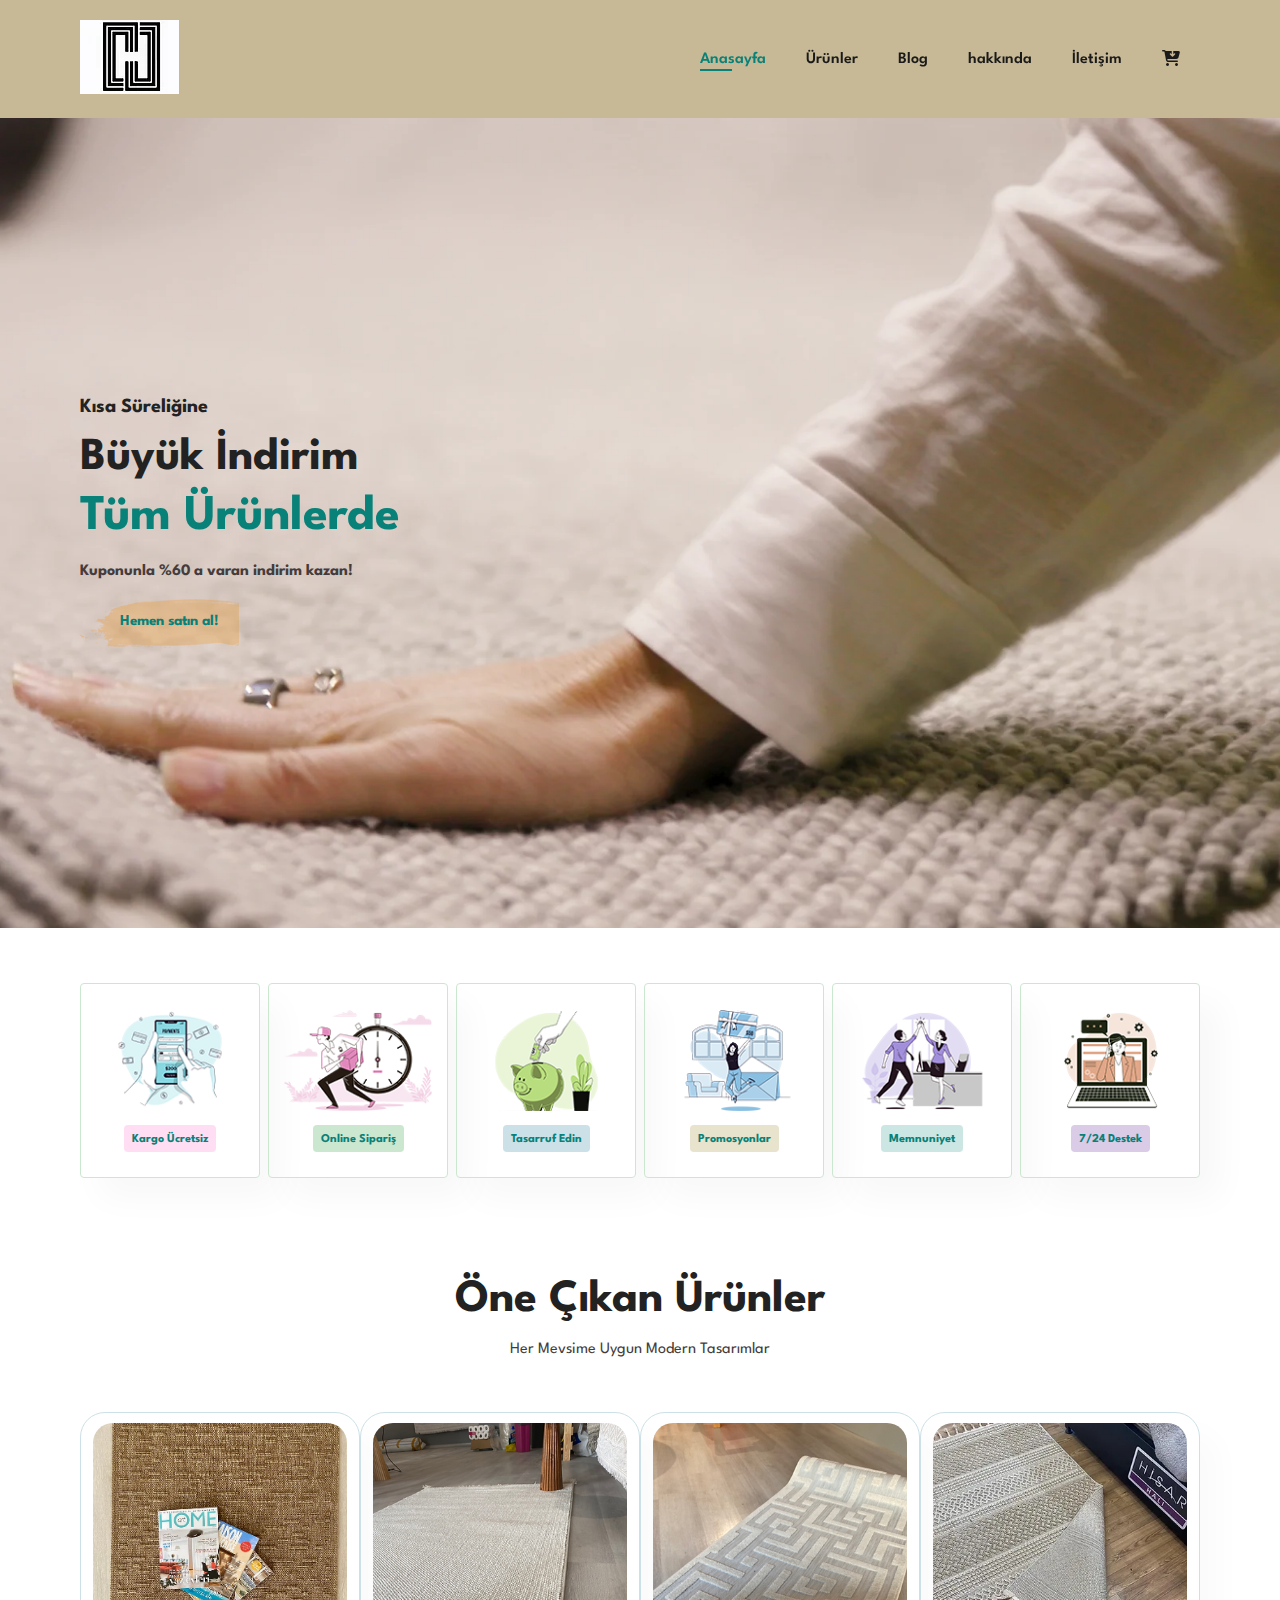
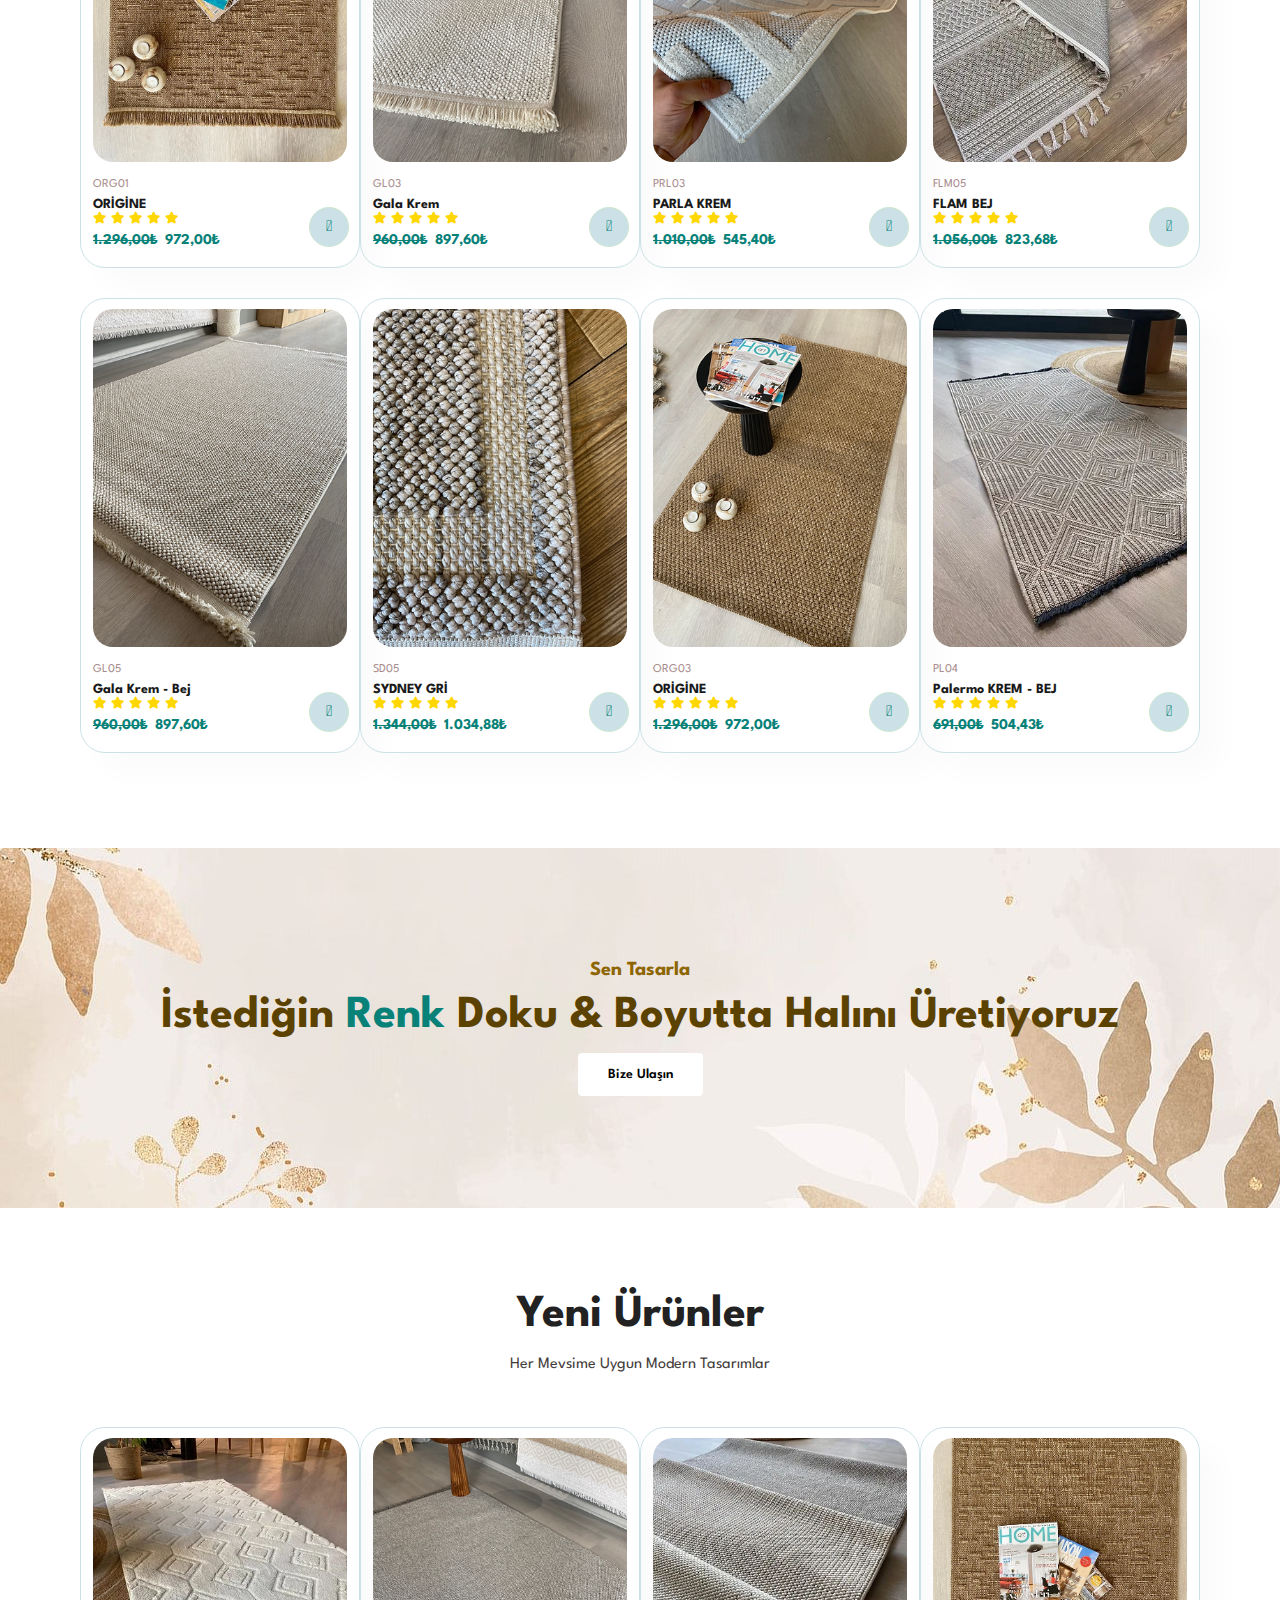
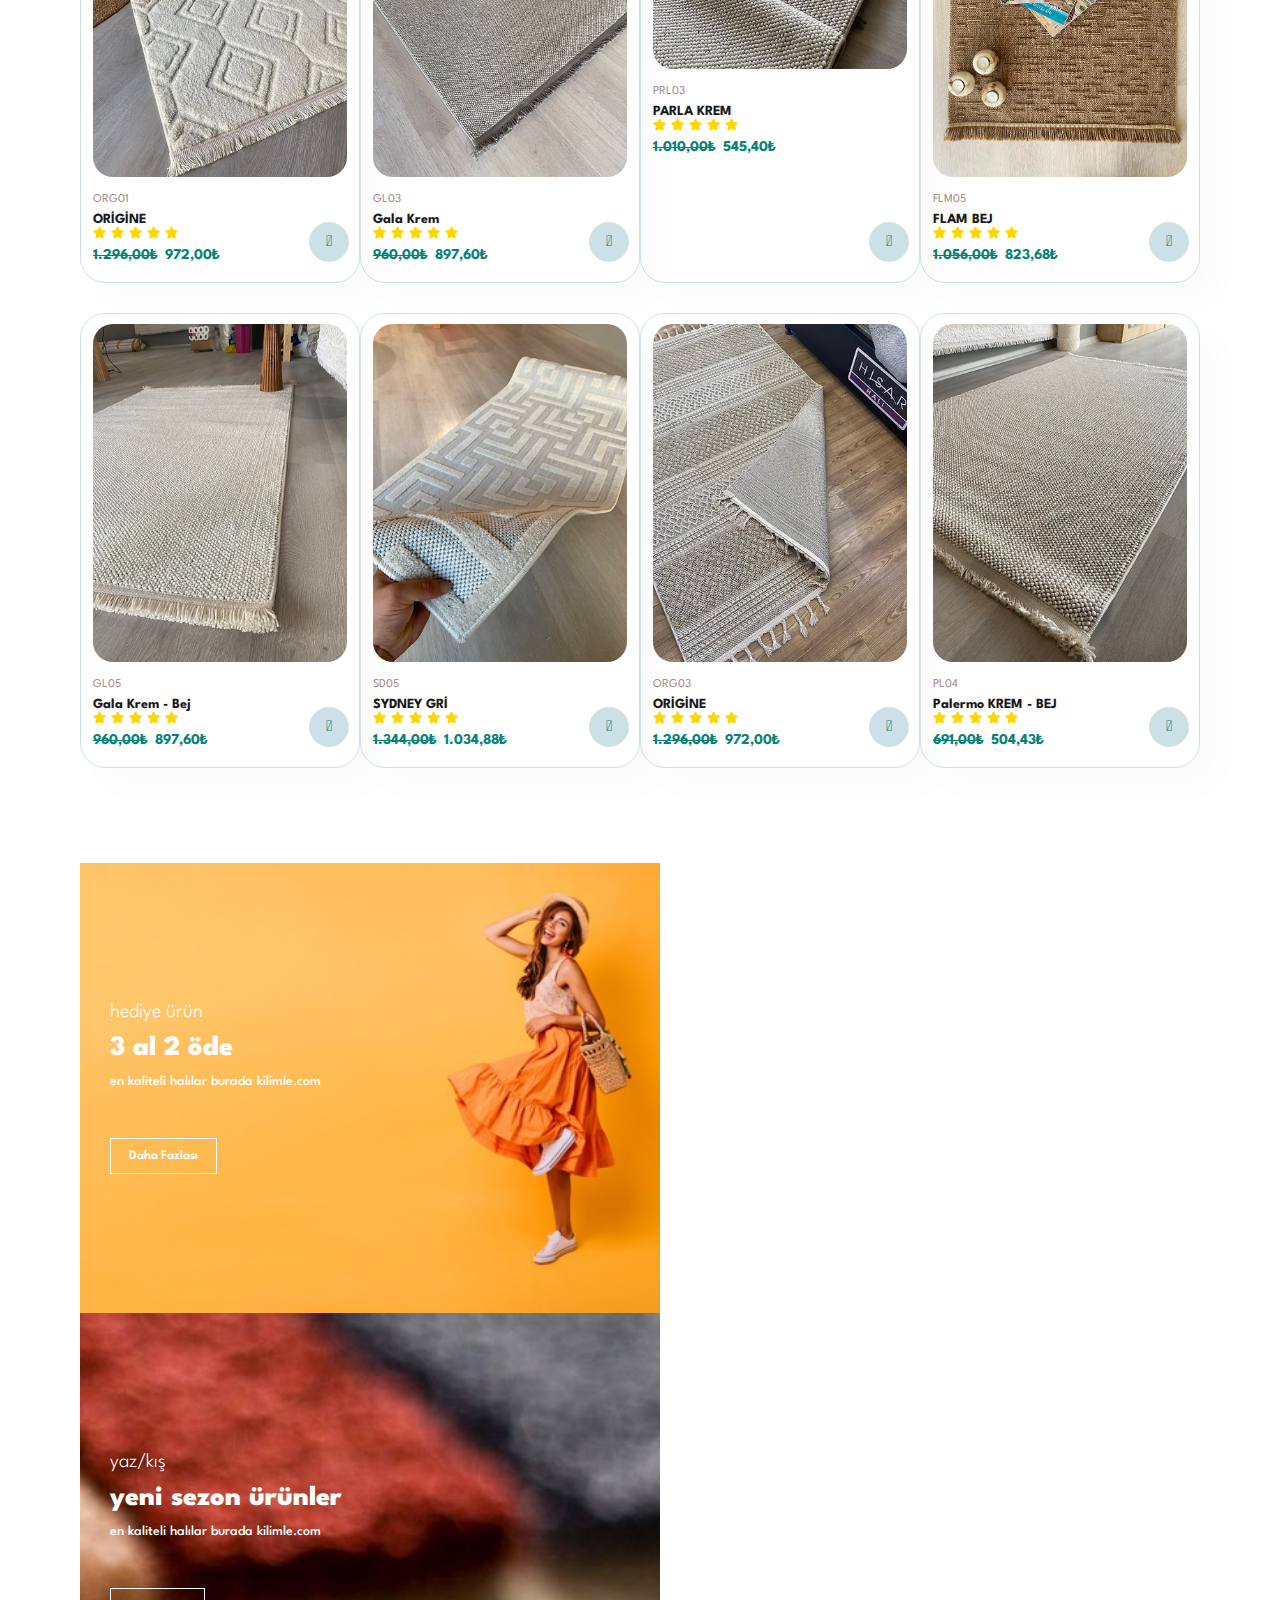
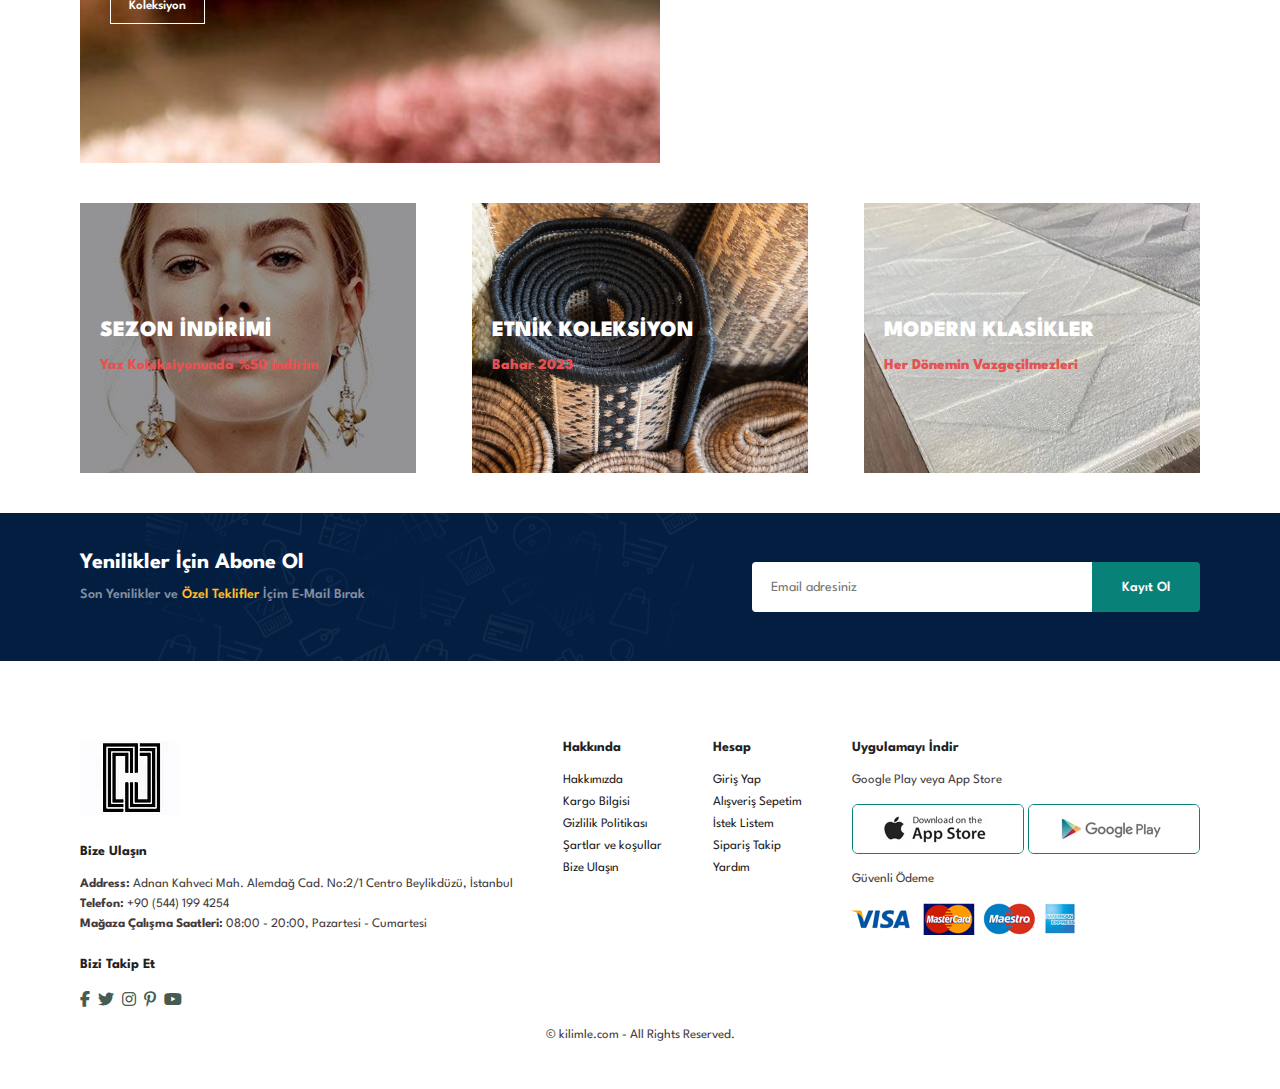
<file: index.html>
<!DOCTYPE html>
<html lang="en">

    <head>
        <meta charset="UTF-8">
        <meta http-equiv="X-UA-Compatible" content="IE=edge">
        <meta name="viewport" content="width=device-width, initial-scale=1.0">
        <title>Kilimle.com Website</title>
        <link rel="stylesheet" href="https://pro.fontawesome.com/releases/v5.10.0/css/all.css" />
        <link rel="stylesheet" href="https://cdnjs.cloudflare.com/ajax/libs/font-awesome/6.5.1/css/all.min.css"/>
        <link rel="stylesheet" href="style.css">
    </head>

    <body>

        <section id="header">
            <a href="#"><img src="img/logo.png" class="logo" alt=""></a>
            
            <div>
                <ul id="navbar">
                    <li><a class="active" href="index.html">Anasayfa</a></li>
                    <li><a href="shop.html">Ürünler</a></li>
                    <li><a href="blog.html">Blog</a></li>
                    <li><a href="about.html">hakkında</a></li>
                    <li><a href="contact.html">İletişim</a></li>
                    <li id="lg-bag"><a href="cart.html"><i class="fa fa-cart-arrow-down" aria-hidden="true"></i></a></li>
                    <a href="#" id="close"><i class="far fa-times"></i></a>

                </ul>
            </div>
            <div id="mobile">
                <a href="cart.html"><i class="fa fa-cart-arrow-down" aria-hidden="true"></i></a>
                <i id="bar" class="fas fa-outdent"></i>
            </div>
        </section>

        <section id="hero">
            <h4>Kısa Süreliğine</h4>
            <h2>Büyük İndirim</h2> 
            <h1>Tüm Ürünlerde</h1>
            <p><b>Kuponunla %60 a varan indirim kazan!</b></p>
            <button>Hemen satın al!</button>           
        </section>

        <section id="feature" class="section-p1">
            <div class="fe-box">
                <img src="img/features/f1.png" alt="">
                <h6>Kargo Ücretsiz</h6>
            </div>
            <div class="fe-box">
                <img src="img/features/f2.png" alt="">
                <h6>Online Sipariş</h6>
            </div>
            <div class="fe-box">
                <img src="img/features/f3.png" alt="">
                <h6>Tasarruf Edin</h6>
            </div>
            <div class="fe-box">
                <img src="img/features/f4.png" alt="">
                <h6>Promosyonlar</h6>
            </div>
            <div class="fe-box">
                <img src="img/features/f5.png" alt="">
                <h6>Memnuniyet</h6>
            </div>
            <div class="fe-box">
                <img src="img/features/f6.png" alt="">
                <h6>7/24 Destek</h6>
            </div>
            
        </section>

        <section id="product1" class="section-p1">
            <h2>Öne Çıkan Ürünler</h2>
            <p>Her Mevsime Uygun Modern Tasarımlar</p>
            <div class="pro-container">
                <div class="pro">
                    <img src="img/products/f1.jpg" alt="">
                    <div class="des">
                        <span>ORG01</span>
                        <h5>ORİGİNE</h5>
                        <div class="star">
                            <i class="fas fa-star"></i>
                            <i class="fas fa-star"></i>
                            <i class="fas fa-star"></i>
                            <i class="fas fa-star"></i>
                            <i class="fas fa-star"></i>
                        </div>
                        <h4><del>1.296,00₺</del>&nbsp 972,00₺</h4>
                    </div>
                    <a href="#"><i class="fal fa-shopping-cart cart"></i></a>
                </div>
                <div class="pro">
                    <img src="img/products/f2.jpg" alt="">
                    <div class="des">
                        <span>GL03</span>
                        <h5>Gala Krem</h5>
                        <div class="star">
                            <i class="fas fa-star"></i>
                            <i class="fas fa-star"></i>
                            <i class="fas fa-star"></i>
                            <i class="fas fa-star"></i>
                            <i class="fas fa-star"></i>
                        </div>
                        <h4><del>960,00₺</del>&nbsp 897,60₺</h4>
                    </div>
                    <a href="#"><i class="fal fa-shopping-cart cart"></i></a>
                </div>
                <div class="pro">
                    <img src="img/products/f3.jpg" alt="">
                    <div class="des">
                        <span>PRL03</span>
                        <h5>PARLA KREM</h5>
                        <div class="star">
                            <i class="fas fa-star"></i>
                            <i class="fas fa-star"></i>
                            <i class="fas fa-star"></i>
                            <i class="fas fa-star"></i>
                            <i class="fas fa-star"></i>
                        </div>
                        <h4><del>1.010,00₺</del>&nbsp 545,40₺</h4>
                    </div>
                    <a href="#"><i class="fal fa-shopping-cart cart"></i></a>
                </div>
                <div class="pro">
                    <img src="img/products/f4.jpg" alt="">
                    <div class="des">
                        <span>FLM05</span>
                        <h5>FLAM BEJ</h5>
                        <div class="star">
                            <i class="fas fa-star"></i>
                            <i class="fas fa-star"></i>
                            <i class="fas fa-star"></i>
                            <i class="fas fa-star"></i>
                            <i class="fas fa-star"></i>
                        </div>
                        <h4><del>1.056,00₺</del>&nbsp 823,68₺</h4>
                    </div>
                    <a href="#"><i class="fal fa-shopping-cart cart"></i></a>
                </div>
                <div class="pro">
                    <img src="img/products/f5.jpg" alt="">
                    <div class="des">
                        <span>GL05</span>
                        <h5>Gala Krem - Bej</h5>
                        <div class="star">
                            <i class="fas fa-star"></i>
                            <i class="fas fa-star"></i>
                            <i class="fas fa-star"></i>
                            <i class="fas fa-star"></i>
                            <i class="fas fa-star"></i>
                        </div>
                        <h4><del>960,00₺</del>&nbsp 897,60₺</h4>
                    </div>
                    <a href="#"><i class="fal fa-shopping-cart cart"></i></a>
                </div>
                <div class="pro">
                    <img src="img/products/f6.jpg" alt="">
                    <div class="des">
                        <span>SD05</span>
                        <h5>SYDNEY GRİ</h5>
                        <div class="star">
                            <i class="fas fa-star"></i>
                            <i class="fas fa-star"></i>
                            <i class="fas fa-star"></i>
                            <i class="fas fa-star"></i>
                            <i class="fas fa-star"></i>
                        </div>
                        <h4><del>1.344,00₺</del>&nbsp 1.034,88₺</h4>
                    </div>
                    <a href="#"><i class="fal fa-shopping-cart cart"></i></a>
                </div>
                <div class="pro">
                    <img src="img/products/f7.jpg" alt="">
                    <div class="des">
                        <span>ORG03</span>
                        <h5>ORİGİNE</h5>
                        <div class="star">
                            <i class="fas fa-star"></i>
                            <i class="fas fa-star"></i>
                            <i class="fas fa-star"></i>
                            <i class="fas fa-star"></i>
                            <i class="fas fa-star"></i>
                        </div>
                        <h4><del>1.296,00₺</del>&nbsp 972,00₺</h4>
                    </div>
                    <a href="#"><i class="fal fa-shopping-cart cart"></i></a>
                </div>
                <div class="pro">
                    <img src="img/products/f8.jpg" alt="">
                    <div class="des">
                        <span>PL04</span>
                        <h5>Palermo KREM - BEJ</h5>
                        <div class="star">
                            <i class="fas fa-star"></i>
                            <i class="fas fa-star"></i>
                            <i class="fas fa-star"></i>
                            <i class="fas fa-star"></i>
                            <i class="fas fa-star"></i>
                        </div>
                        <h4><del>691,00₺</del>&nbsp 504,43₺</h4>
                    </div>
                    <a href="#"><i class="fal fa-shopping-cart cart"></i></a>
                </div>

            </div>
        </section>

        <section id="banner" class="section-m1">
            <h4>Sen Tasarla</h4>
            <h2>İstediğin <span>Renk</span> Doku & Boyutta Halını Üretiyoruz</h2>
            <button class="normal">Bize Ulaşın</button>
        </section>

        <section id="product1" class="section-p1">
            <h2>Yeni Ürünler</h2>
            <p>Her Mevsime Uygun Modern Tasarımlar</p>
            <div class="pro-container">
                <div class="pro">
                    <img src="img/products/n1.jpg" alt="">
                    <div class="des">
                        <span>ORG01</span>
                        <h5>ORİGİNE</h5>
                        <div class="star">
                            <i class="fas fa-star"></i>
                            <i class="fas fa-star"></i>
                            <i class="fas fa-star"></i>
                            <i class="fas fa-star"></i>
                            <i class="fas fa-star"></i>
                        </div>
                        <h4><del>1.296,00₺</del>&nbsp 972,00₺</h4>
                    </div>
                    <a href="#"><i class="fal fa-shopping-cart cart"></i></a>
                </div>
                <div class="pro">
                    <img src="img/products/n2.jpg" alt="">
                    <div class="des">
                        <span>GL03</span>
                        <h5>Gala Krem</h5>
                        <div class="star">
                            <i class="fas fa-star"></i>
                            <i class="fas fa-star"></i>
                            <i class="fas fa-star"></i>
                            <i class="fas fa-star"></i>
                            <i class="fas fa-star"></i>
                        </div>
                        <h4><del>960,00₺</del>&nbsp 897,60₺</h4>
                    </div>
                    <a href="#"><i class="fal fa-shopping-cart cart"></i></a>
                </div>
                <div class="pro">
                    <img src="img/products/n3.jpg" alt="">
                    <div class="des">
                        <span>PRL03</span>
                        <h5>PARLA KREM</h5>
                        <div class="star">
                            <i class="fas fa-star"></i>
                            <i class="fas fa-star"></i>
                            <i class="fas fa-star"></i>
                            <i class="fas fa-star"></i>
                            <i class="fas fa-star"></i>
                        </div>
                        <h4><del>1.010,00₺</del>&nbsp 545,40₺</h4>
                    </div>
                    <a href="#"><i class="fal fa-shopping-cart cart"></i></a>
                </div>
                <div class="pro">
                    <img src="img/products/n4.jpg" alt="">
                    <div class="des">
                        <span>FLM05</span>
                        <h5>FLAM BEJ</h5>
                        <div class="star">
                            <i class="fas fa-star"></i>
                            <i class="fas fa-star"></i>
                            <i class="fas fa-star"></i>
                            <i class="fas fa-star"></i>
                            <i class="fas fa-star"></i>
                        </div>
                        <h4><del>1.056,00₺</del>&nbsp 823,68₺</h4>
                    </div>
                    <a href="#"><i class="fal fa-shopping-cart cart"></i></a>
                </div>
                <div class="pro">
                    <img src="img/products/n5.jpg" alt="">
                    <div class="des">
                        <span>GL05</span>
                        <h5>Gala Krem - Bej</h5>
                        <div class="star">
                            <i class="fas fa-star"></i>
                            <i class="fas fa-star"></i>
                            <i class="fas fa-star"></i>
                            <i class="fas fa-star"></i>
                            <i class="fas fa-star"></i>
                        </div>
                        <h4><del>960,00₺</del>&nbsp 897,60₺</h4>
                    </div>
                    <a href="#"><i class="fal fa-shopping-cart cart"></i></a>
                </div>
                <div class="pro">
                    <img src="img/products/n6.jpg" alt="">
                    <div class="des">
                        <span>SD05</span>
                        <h5>SYDNEY GRİ</h5>
                        <div class="star">
                            <i class="fas fa-star"></i>
                            <i class="fas fa-star"></i>
                            <i class="fas fa-star"></i>
                            <i class="fas fa-star"></i>
                            <i class="fas fa-star"></i>
                        </div>
                        <h4><del>1.344,00₺</del>&nbsp 1.034,88₺</h4>
                    </div>
                    <a href="#"><i class="fal fa-shopping-cart cart"></i></a>
                </div>
                <div class="pro">
                    <img src="img/products/n7.jpg" alt="">
                    <div class="des">
                        <span>ORG03</span>
                        <h5>ORİGİNE</h5>
                        <div class="star">
                            <i class="fas fa-star"></i>
                            <i class="fas fa-star"></i>
                            <i class="fas fa-star"></i>
                            <i class="fas fa-star"></i>
                            <i class="fas fa-star"></i>
                        </div>
                        <h4><del>1.296,00₺</del>&nbsp 972,00₺</h4>
                    </div>
                    <a href="#"><i class="fal fa-shopping-cart cart"></i></a>
                </div>
                <div class="pro">
                    <img src="img/products/n8.jpg" alt="">
                    <div class="des">
                        <span>PL04</span>
                        <h5>Palermo KREM - BEJ</h5>
                        <div class="star">
                            <i class="fas fa-star"></i>
                            <i class="fas fa-star"></i>
                            <i class="fas fa-star"></i>
                            <i class="fas fa-star"></i>
                            <i class="fas fa-star"></i>
                        </div>
                        <h4><del>691,00₺</del>&nbsp 504,43₺</h4>
                    </div>
                    <a href="#"><i class="fal fa-shopping-cart cart"></i></a>
                </div>

            </div>
        </section>

        <section id="sm-banner" class="section-p1">
            <div class="banner-box">
                <h4>hediye ürün</h4>
                <h2>3 al 2 öde</h2>
                <span>en kaliteli halılar burada kilimle.com</span>
                <button class="white">Daha Fazlası</button>
            </div>
            <div class="banner-box banner-box2">
                <h4>yaz/kış</h4>
                <h2>yeni sezon ürünler</h2>
                <span>en kaliteli halılar burada kilimle.com</span>
                <button class="white">Koleksiyon</button>
            </div>
        </section>

        <section id="banner3">
            <div class="banner-box">
                
                <h2>SEZON İNDİRİMİ</h2>
                <h3>Yaz Koleksiyonunda %50 indirim</h3>
                
            </div>
            <div class="banner-box banner-box2">
                
                <h2>ETNİK KOLEKSİYON</h2>
                <h3>Bahar 2023</h3>
                
            </div>
            <div class="banner-box banner-box3">
                
                <h2>MODERN KLASİKLER</h2>
                <h3>Her Dönemin Vazgeçilmezleri</h3>
                
            </div>
        </section>

        <section id="newsletter" class="section-p1 section-m1">
            <div class="newstext">
                <h4>Yenilikler İçin Abone Ol</h4>
                <p>Son Yenilikler ve <span>Özel Teklifler</span> İçim E-Mail Bırak</p>
            </div>
            <div class="form">
                <input type="text" placeholder="Email adresiniz">
                <button class="normal">Kayıt Ol</button>
            </div>
        </section>

        <footer class="section-p1">
            <div class="col">
                <img class="logo" src="img/logo.png" alt="">
                <h4>Bize Ulaşın</h4>
                <p><strong>Address: </strong> Adnan Kahveci Mah. Alemdağ Cad. No:2/1 Centro Beylikdüzü, İstanbul</p>
                <p><strong>Telefon: </strong> +90 (544) 199 4254</p>
                <p><strong>Mağaza Çalışma Saatleri: </strong> 08:00 - 20:00, Pazartesi - Cumartesi</p>
                <div class="follow">
                    <h4>Bizi Takip Et</h4>
                    <div class="icon">
                        <i class="fab fa-facebook-f"></i>
                        <i class="fab fa-twitter"></i>
                        <i class="fab fa-instagram"></i>
                        <i class="fab fa-pinterest-p"></i>
                        <i class="fab fa-youtube"></i>
                    </div>                    
                </div>
            </div>
            <div class="col">
                <h4>Hakkında</h4>
                <a href="#">Hakkımızda</a>
                <a href="#">Kargo Bilgisi</a>
                <a href="#">Gizlilik Politikası</a>
                <a href="#">Şartlar ve koşullar</a>
                <a href="#">Bize Ulaşın</a>
            </div>
            <div class="col">
                <h4>Hesap</h4>
                <a href="#">Giriş Yap</a>
                <a href="#">Alışveriş Sepetim</a>
                <a href="#">İstek Listem</a>
                <a href="#">Sipariş Takip</a>
                <a href="#">Yardım</a>
            </div>
            <div class="col install">
                <h4>Uygulamayı İndir</h4>
                <p>Google Play veya App Store</p>
                <div class="row">
                    <img src="img/pay/app.jpg" alt="">
                    <img src="img/pay/play.jpg" alt="">
                </div>
                <p>Güvenli Ödeme</p>
                <img src="img/pay/pay.png" alt="">
            </div>

            <div class="copyright">
                <p>© kilimle.com - All Rights Reserved.</p>
            </div>
        </footer>

        <script src="script.js"></script>
    </body>

</html>
</file>
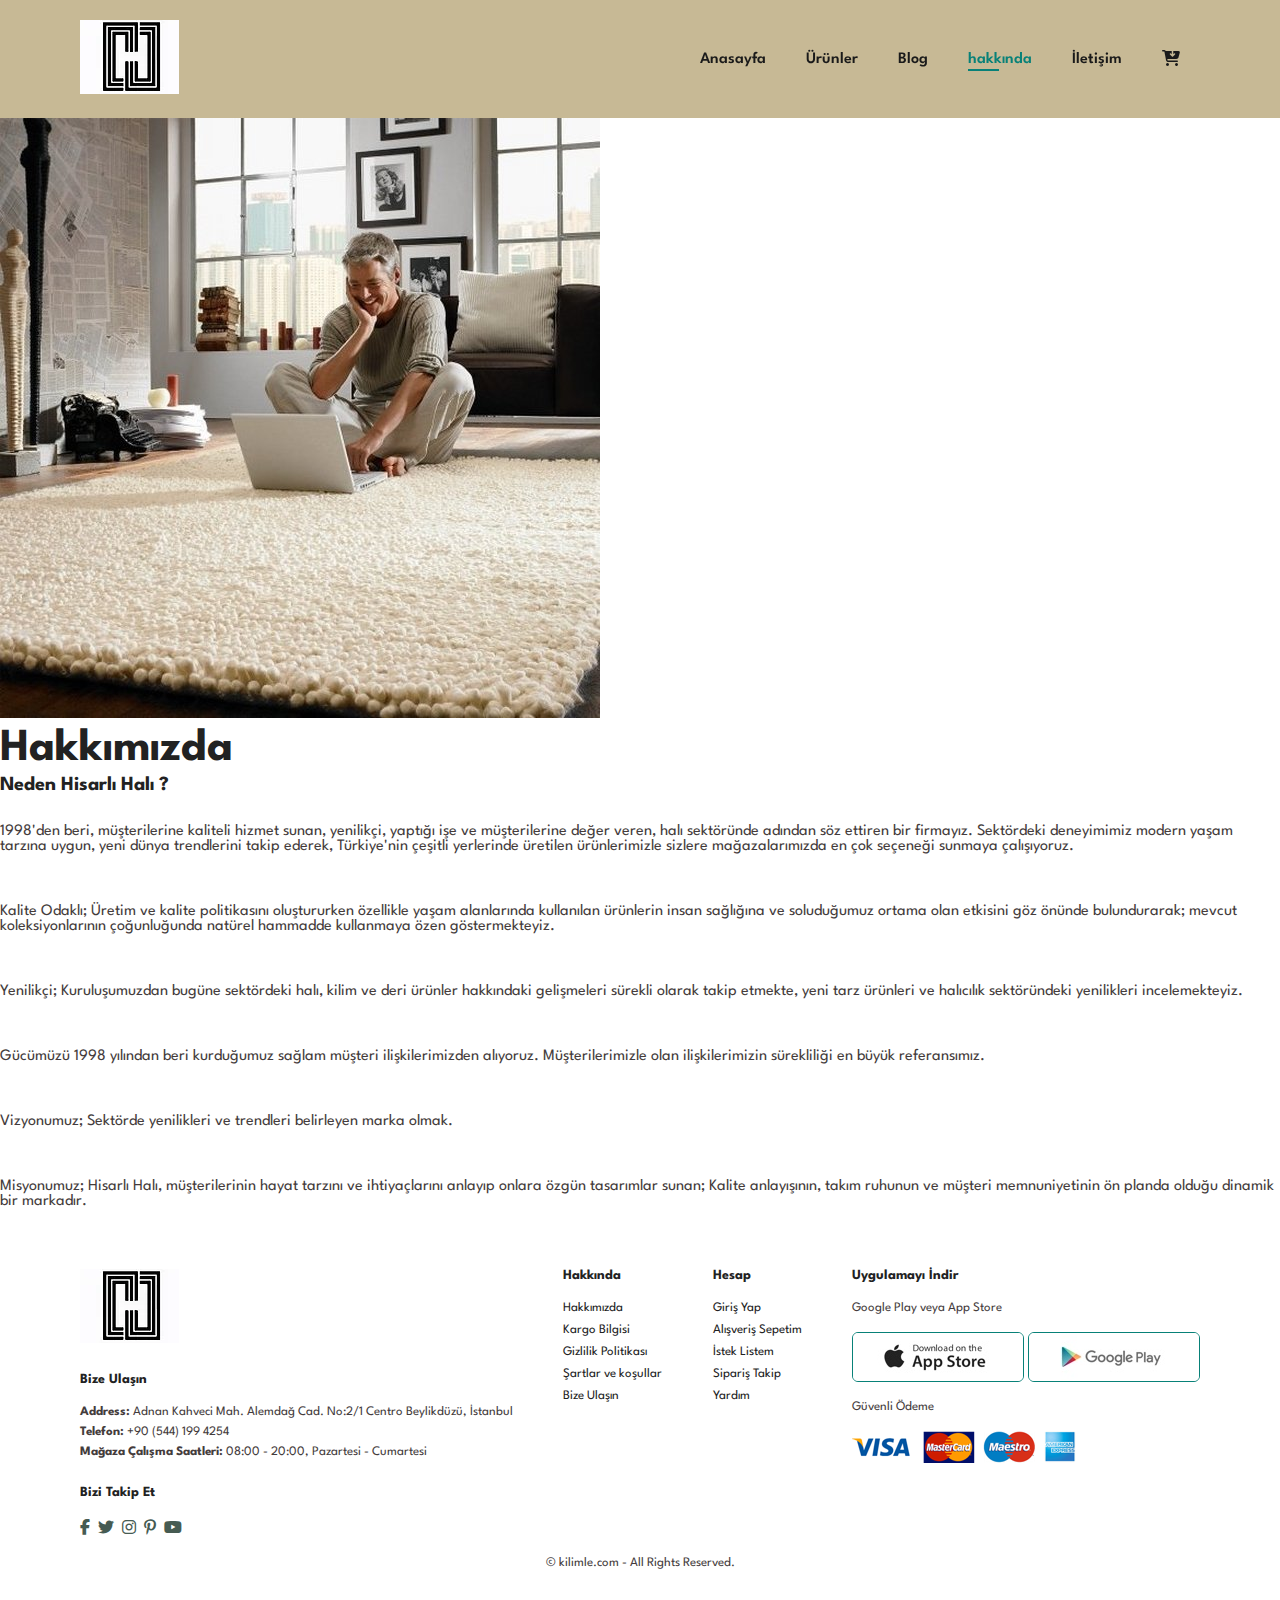
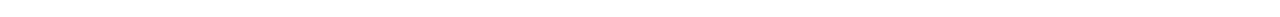
<file: about.html>
<!DOCTYPE html>
<html lang="en">

    <head>
        <meta charset="UTF-8">
        <meta http-equiv="X-UA-Compatible" content="IE=edge">
        <meta name="viewport" content="width=device-width, initial-scale=1.0">
        <title>Kilimle.com Website</title>
        <link rel="stylesheet" href="https://pro.fontawesome.com/releases/v5.10.0/css/all.css" />
        <link rel="stylesheet" href="https://cdnjs.cloudflare.com/ajax/libs/font-awesome/6.5.1/css/all.min.css"/>
        <link rel="stylesheet" href="style.css">
    </head>

    <body>

        <section id="header">
            <a href="#"><img src="img/logo.png" class="logo" alt=""></a>
            
            <div>
                <ul id="navbar">
                    <li><a href="index.html">Anasayfa</a></li>
                    <li><a href="shop.html">Ürünler</a></li>
                    <li><a href="blog.html">Blog</a></li>
                    <li><a class="active" href="about.html">hakkında</a></li>
                    <li><a href="contact.html">İletişim</a></li>
                    <li id="lg-bag"><a href="cart.html"><i class="fa fa-cart-arrow-down" aria-hidden="true"></i></a></li>
                    <a href="#" id="close"><i class="far fa-times"></i></a>

                </ul>
            </div>
            <div id="mobile">
                <a href="cart.html"><i class="fa fa-cart-arrow-down" aria-hidden="true"></i></a>
                <i id="bar" class="fas fa-outdent"></i>
            </div>
        </section>

        <section id="about-us">
            <img src="img/blog/b4.jpg" alt="">
            <h2>Hakkımızda</h2>
            <h4>Neden Hisarlı Halı ?</h4>
            <br>
            <p>1998'den beri, müşterilerine kaliteli hizmet sunan, yenilikçi, yaptığı işe ve müşterilerine değer veren, halı sektöründe adından söz ettiren bir firmayız. Sektördeki deneyimimiz modern yaşam tarzına uygun, yeni dünya trendlerini takip ederek, Türkiye'nin çeşitli yerlerinde üretilen ürünlerimizle sizlere mağazalarımızda en çok seçeneği sunmaya çalışıyoruz.
            </p>
            <br>
            <p> Kalite Odaklı; Üretim ve kalite politikasını oluştururken özellikle yaşam alanlarında kullanılan ürünlerin insan sağlığına ve soluduğumuz ortama olan etkisini göz önünde bulundurarak; mevcut koleksiyonlarının çoğunluğunda natürel hammadde kullanmaya özen göstermekteyiz.
            </p>
            <br>
            <p>  Yenilikçi; Kuruluşumuzdan bugüne sektördeki halı, kilim ve deri ürünler hakkındaki gelişmeleri sürekli olarak takip etmekte, yeni tarz ürünleri ve halıcılık sektöründeki yenilikleri incelemekteyiz.
            </p>
            <br>
            <p>Gücümüzü 1998 yılından beri kurduğumuz sağlam müşteri ilişkilerimizden alıyoruz. Müşterilerimizle olan ilişkilerimizin sürekliliği en büyük referansımız. 
            </p>
            <br>
            <p>Vizyonumuz;
                Sektörde yenilikleri ve trendleri belirleyen marka olmak.</p>
            <br>
            <p>
                 Misyonumuz;
                
                Hisarlı Halı, müşterilerinin hayat tarzını ve ihtiyaçlarını anlayıp onlara özgün tasarımlar sunan; Kalite anlayışının, takım ruhunun ve müşteri memnuniyetinin ön planda olduğu dinamik bir markadır.</p>
        </section>


        <footer class="section-p1">
            <div class="col">
                <img class="logo" src="img/logo.png" alt="">
                <h4>Bize Ulaşın</h4>
                <p><strong>Address: </strong> Adnan Kahveci Mah. Alemdağ Cad. No:2/1 Centro Beylikdüzü, İstanbul</p>
                <p><strong>Telefon: </strong> +90 (544) 199 4254</p>
                <p><strong>Mağaza Çalışma Saatleri: </strong> 08:00 - 20:00, Pazartesi - Cumartesi</p>
                <div class="follow">
                    <h4>Bizi Takip Et</h4>
                    <div class="icon">
                        <i class="fab fa-facebook-f"></i>
                        <i class="fab fa-twitter"></i>
                        <i class="fab fa-instagram"></i>
                        <i class="fab fa-pinterest-p"></i>
                        <i class="fab fa-youtube"></i>
                    </div>                    
                </div>
            </div>
            <div class="col">
                <h4>Hakkında</h4>
                <a href="#">Hakkımızda</a>
                <a href="#">Kargo Bilgisi</a>
                <a href="#">Gizlilik Politikası</a>
                <a href="#">Şartlar ve koşullar</a>
                <a href="#">Bize Ulaşın</a>
            </div>
            <div class="col">
                <h4>Hesap</h4>
                <a href="#">Giriş Yap</a>
                <a href="#">Alışveriş Sepetim</a>
                <a href="#">İstek Listem</a>
                <a href="#">Sipariş Takip</a>
                <a href="#">Yardım</a>
            </div>
            <div class="col install">
                <h4>Uygulamayı İndir</h4>
                <p>Google Play veya App Store</p>
                <div class="row">
                    <img src="img/pay/app.jpg" alt="">
                    <img src="img/pay/play.jpg" alt="">
                </div>
                <p>Güvenli Ödeme</p>
                <img src="img/pay/pay.png" alt="">
            </div>

            <div class="copyright">
                <p>© kilimle.com - All Rights Reserved.</p>
            </div>
        </footer>

        <script src="script.js"></script>
    </body>

</html>
</file>
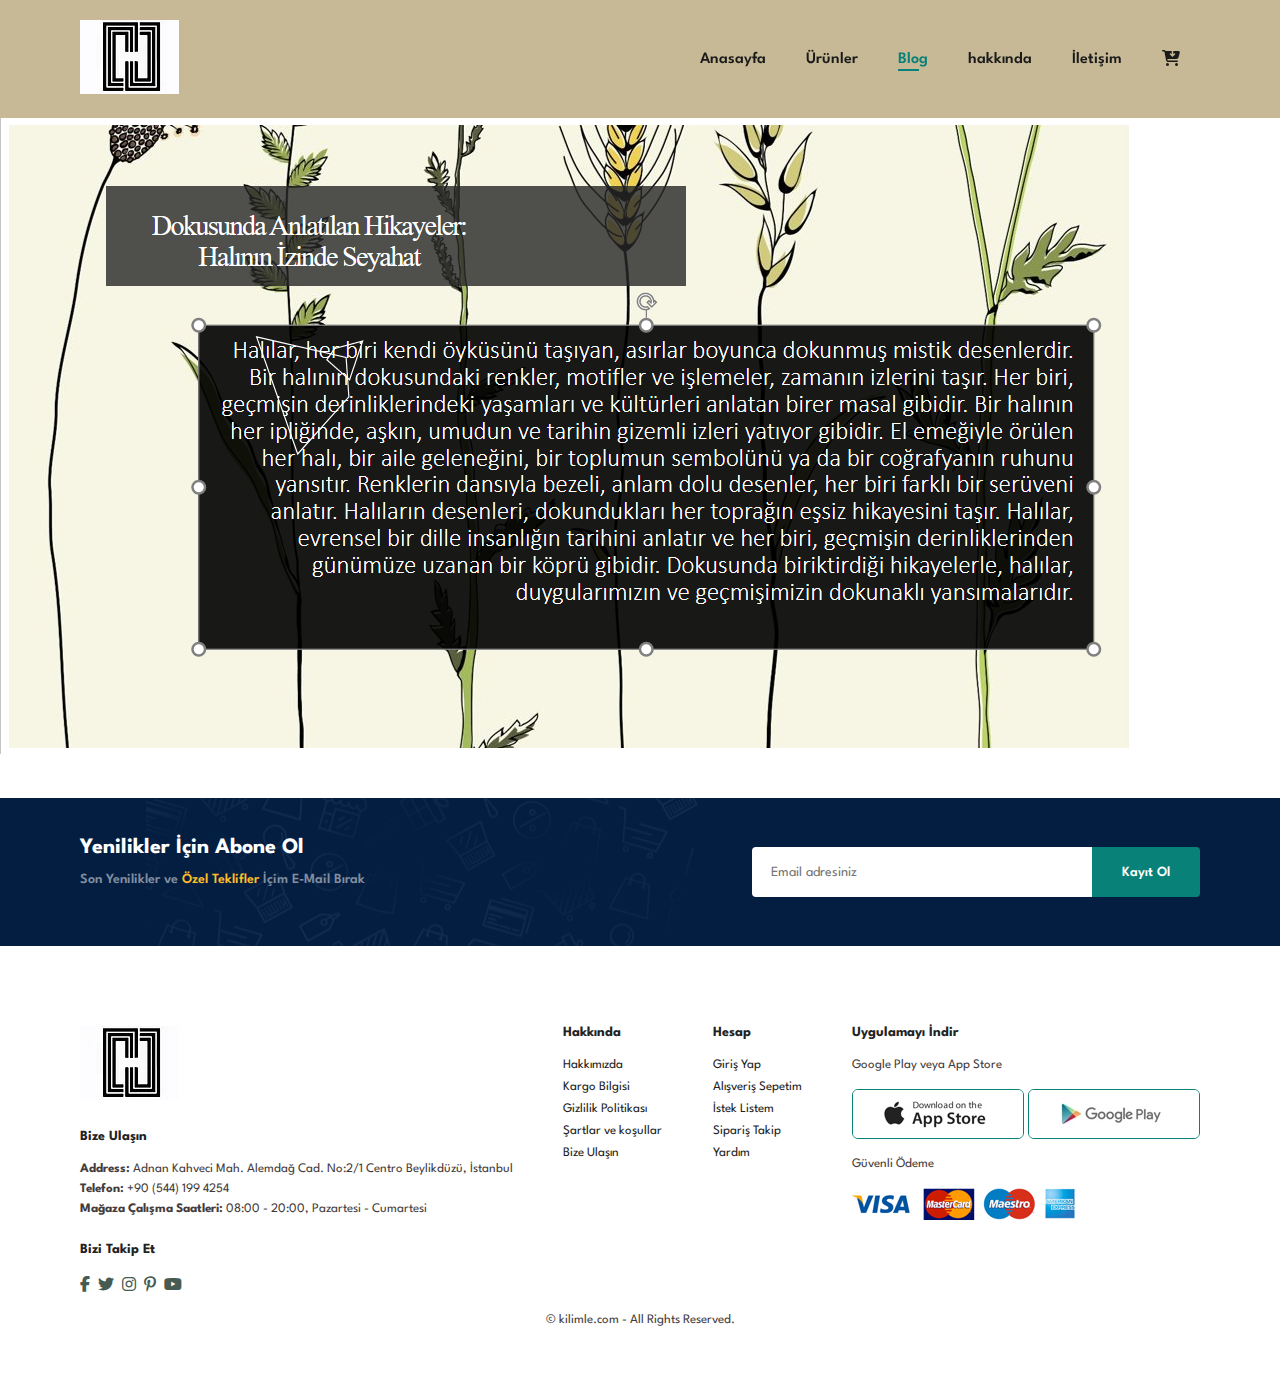
<file: blog.html>
<!DOCTYPE html>
<html lang="en">

    <head>
        <meta charset="UTF-8">
        <meta http-equiv="X-UA-Compatible" content="IE=edge">
        <meta name="viewport" content="width=device-width, initial-scale=1.0">
        <title>Kilimle.com Website</title>
        <link rel="stylesheet" href="https://pro.fontawesome.com/releases/v5.10.0/css/all.css" />
        <link rel="stylesheet" href="https://cdnjs.cloudflare.com/ajax/libs/font-awesome/6.5.1/css/all.min.css"/>
        <link rel="stylesheet" href="style.css">
    </head>

    <body>

        <section id="header">
            <a href="#"><img src="img/logo.png" class="logo" alt=""></a>
            
            <div>
                <ul id="navbar">
                    <li><a href="index.html">Anasayfa</a></li>
                    <li><a href="shop.html">Ürünler</a></li>
                    <li><a class="active" href="blog.html">Blog</a></li>
                    <li><a href="about.html">hakkında</a></li>
                    <li><a href="contact.html">İletişim</a></li>
                    <li id="lg-bag"><a href="cart.html"><i class="fa fa-cart-arrow-down" aria-hidden="true"></i></a></li>
                    <a href="#" id="close"><i class="far fa-times"></i></a>

                </ul>
            </div>
            <div id="mobile">
                <a href="cart.html"><i class="fa fa-cart-arrow-down" aria-hidden="true"></i></a>
                <i id="bar" class="fas fa-outdent"></i>
            </div>
        </section>

        <section>
            <img src="img/blog/b2.jpg" alt="">
        </section>

        <section id="newsletter" class="section-p1 section-m1">
            <div class="newstext">
                <h4>Yenilikler İçin Abone Ol</h4>
                <p>Son Yenilikler ve <span>Özel Teklifler</span> İçim E-Mail Bırak</p>
            </div>
            <div class="form">
                <input type="text" placeholder="Email adresiniz">
                <button class="normal">Kayıt Ol</button>
            </div>
        </section>

        <footer class="section-p1">
            <div class="col">
                <img class="logo" src="img/logo.png" alt="">
                <h4>Bize Ulaşın</h4>
                <p><strong>Address: </strong> Adnan Kahveci Mah. Alemdağ Cad. No:2/1 Centro Beylikdüzü, İstanbul</p>
                <p><strong>Telefon: </strong> +90 (544) 199 4254</p>
                <p><strong>Mağaza Çalışma Saatleri: </strong> 08:00 - 20:00, Pazartesi - Cumartesi</p>
                <div class="follow">
                    <h4>Bizi Takip Et</h4>
                    <div class="icon">
                        <i class="fab fa-facebook-f"></i>
                        <i class="fab fa-twitter"></i>
                        <i class="fab fa-instagram"></i>
                        <i class="fab fa-pinterest-p"></i>
                        <i class="fab fa-youtube"></i>
                    </div>                    
                </div>
            </div>
            <div class="col">
                <h4>Hakkında</h4>
                <a href="#">Hakkımızda</a>
                <a href="#">Kargo Bilgisi</a>
                <a href="#">Gizlilik Politikası</a>
                <a href="#">Şartlar ve koşullar</a>
                <a href="#">Bize Ulaşın</a>
            </div>
            <div class="col">
                <h4>Hesap</h4>
                <a href="#">Giriş Yap</a>
                <a href="#">Alışveriş Sepetim</a>
                <a href="#">İstek Listem</a>
                <a href="#">Sipariş Takip</a>
                <a href="#">Yardım</a>
            </div>
            <div class="col install">
                <h4>Uygulamayı İndir</h4>
                <p>Google Play veya App Store</p>
                <div class="row">
                    <img src="img/pay/app.jpg" alt="">
                    <img src="img/pay/play.jpg" alt="">
                </div>
                <p>Güvenli Ödeme</p>
                <img src="img/pay/pay.png" alt="">
            </div>

            <div class="copyright">
                <p>© kilimle.com - All Rights Reserved.</p>
            </div>
        </footer>

        <script src="script.js"></script>
    </body>

</html>
</file>
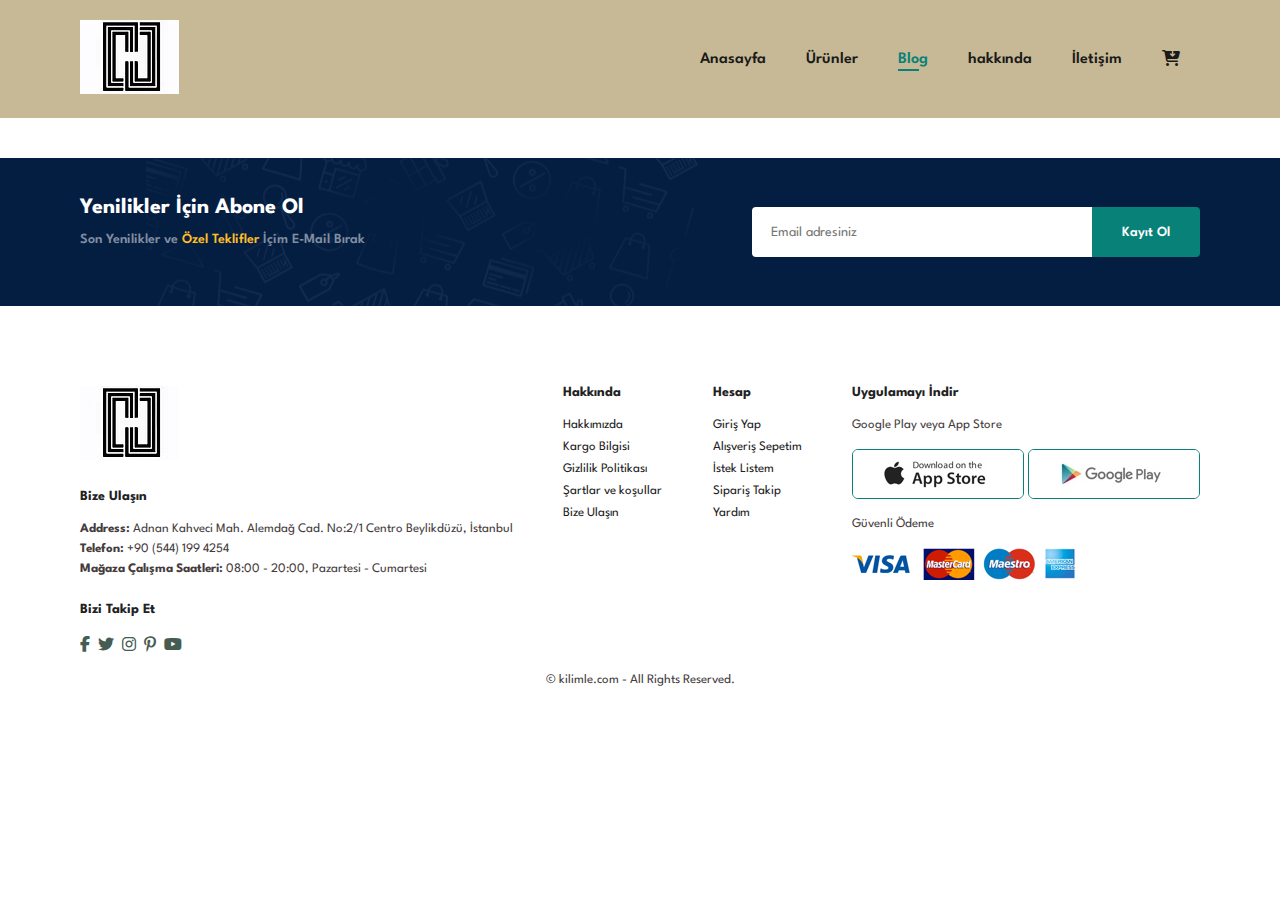
<file: cart.html>
<!DOCTYPE html>
<html lang="en">

    <head>
        <meta charset="UTF-8">
        <meta http-equiv="X-UA-Compatible" content="IE=edge">
        <meta name="viewport" content="width=device-width, initial-scale=1.0">
        <title>Kilimle.com Website</title>
        <link rel="stylesheet" href="https://pro.fontawesome.com/releases/v5.10.0/css/all.css" />
        <link rel="stylesheet" href="https://cdnjs.cloudflare.com/ajax/libs/font-awesome/6.5.1/css/all.min.css"/>
        <link rel="stylesheet" href="style.css">
    </head>

    <body>

        <section id="header">
            <a href="#"><img src="img/logo.png" class="logo" alt=""></a>
            
            <div>
                <ul id="navbar">
                    <li><a href="index.html">Anasayfa</a></li>
                    <li><a href="shop.html">Ürünler</a></li>
                    <li><a class="active" href="blog.html">Blog</a></li>
                    <li><a href="about.html">hakkında</a></li>
                    <li><a href="contact.html">İletişim</a></li>
                    <li id="lg-bag"><a href="cart.html"><i class="fa fa-cart-arrow-down" aria-hidden="true"></i></a></li>
                    <a href="#" id="close"><i class="far fa-times"></i></a>

                </ul>
            </div>
            <div id="mobile">
                <a href="cart.html"><i class="fa fa-cart-arrow-down" aria-hidden="true"></i></a>
                <i id="bar" class="fas fa-outdent"></i>
            </div>
        </section>


        <section id="newsletter" class="section-p1 section-m1">
            <div class="newstext">
                <h4>Yenilikler İçin Abone Ol</h4>
                <p>Son Yenilikler ve <span>Özel Teklifler</span> İçim E-Mail Bırak</p>
            </div>
            <div class="form">
                <input type="text" placeholder="Email adresiniz">
                <button class="normal">Kayıt Ol</button>
            </div>
        </section>

        <footer class="section-p1">
            <div class="col">
                <img class="logo" src="img/logo.png" alt="">
                <h4>Bize Ulaşın</h4>
                <p><strong>Address: </strong> Adnan Kahveci Mah. Alemdağ Cad. No:2/1 Centro Beylikdüzü, İstanbul</p>
                <p><strong>Telefon: </strong> +90 (544) 199 4254</p>
                <p><strong>Mağaza Çalışma Saatleri: </strong> 08:00 - 20:00, Pazartesi - Cumartesi</p>
                <div class="follow">
                    <h4>Bizi Takip Et</h4>
                    <div class="icon">
                        <i class="fab fa-facebook-f"></i>
                        <i class="fab fa-twitter"></i>
                        <i class="fab fa-instagram"></i>
                        <i class="fab fa-pinterest-p"></i>
                        <i class="fab fa-youtube"></i>
                    </div>                    
                </div>
            </div>
            <div class="col">
                <h4>Hakkında</h4>
                <a href="#">Hakkımızda</a>
                <a href="#">Kargo Bilgisi</a>
                <a href="#">Gizlilik Politikası</a>
                <a href="#">Şartlar ve koşullar</a>
                <a href="#">Bize Ulaşın</a>
            </div>
            <div class="col">
                <h4>Hesap</h4>
                <a href="#">Giriş Yap</a>
                <a href="#">Alışveriş Sepetim</a>
                <a href="#">İstek Listem</a>
                <a href="#">Sipariş Takip</a>
                <a href="#">Yardım</a>
            </div>
            <div class="col install">
                <h4>Uygulamayı İndir</h4>
                <p>Google Play veya App Store</p>
                <div class="row">
                    <img src="img/pay/app.jpg" alt="">
                    <img src="img/pay/play.jpg" alt="">
                </div>
                <p>Güvenli Ödeme</p>
                <img src="img/pay/pay.png" alt="">
            </div>

            <div class="copyright">
                <p>© kilimle.com - All Rights Reserved.</p>
            </div>
        </footer>

        <script src="script.js"></script>
    </body>

</html>
</file>
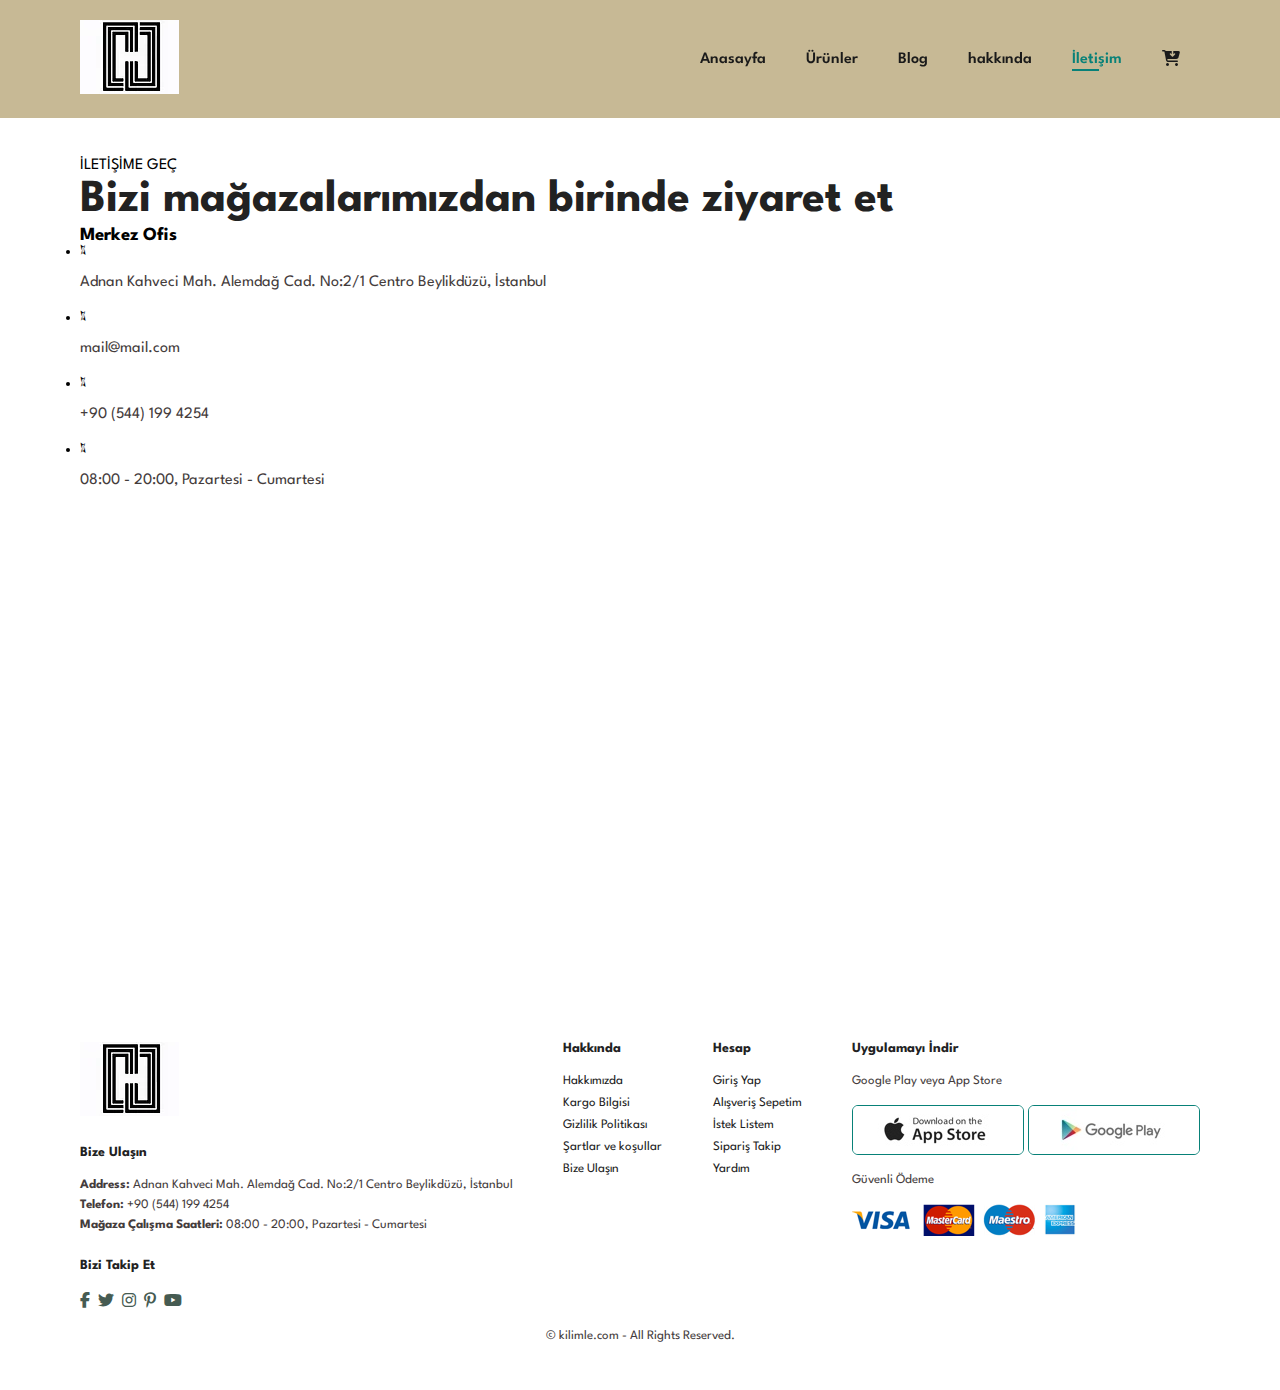
<file: contact.html>
<!DOCTYPE html>
<html lang="en">

    <head>
        <meta charset="UTF-8">
        <meta http-equiv="X-UA-Compatible" content="IE=edge">
        <meta name="viewport" content="width=device-width, initial-scale=1.0">
        <title>Kilimle.com Website</title>
        <link rel="stylesheet" href="https://pro.fontawesome.com/releases/v5.10.0/css/all.css" />
        <link rel="stylesheet" href="https://cdnjs.cloudflare.com/ajax/libs/font-awesome/6.5.1/css/all.min.css"/>
        <link rel="stylesheet" href="style.css">
    </head>

    <body>

        <section id="header">
            <a href="#"><img src="img/logo.png" class="logo" alt=""></a>
            
            <div>
                <ul id="navbar">
                    <li><a href="index.html">Anasayfa</a></li>
                    <li><a href="shop.html">Ürünler</a></li>
                    <li><a href="blog.html">Blog</a></li>
                    <li><a href="about.html">hakkında</a></li>
                    <li><a class="active" href="contact.html">İletişim</a></li>
                    <li id="lg-bag"><a href="cart.html"><i class="fa fa-cart-arrow-down" aria-hidden="true"></i></a></li>
                    <a href="#" id="close"><i class="far fa-times"></i></a>

                </ul>
            </div>
            <div id="mobile">
                <a href="cart.html"><i class="fa fa-cart-arrow-down" aria-hidden="true"></i></a>
                <i id="bar" class="fas fa-outdent"></i>
            </div>
        </section>

        <section id="contact-derails" class="section-p1">
            <div class="details">
                <span>İLETİŞİME GEÇ</span>
                <h2>Bizi mağazalarımızdan birinde ziyaret et</h2>
                <h3>Merkez Ofis</h3>
                <div>
                    <li>
                        <i class="fal fa-map"></i>
                        <p>Adnan Kahveci Mah. Alemdağ Cad. No:2/1 Centro Beylikdüzü, İstanbul</p>
                    </li>
                    <li>
                        <i class="fal fa-envelope"></i>
                        <p>mail@mail.com</p>
                    </li>
                    <li>
                        <i class="fal fa-phone-alt"></i>
                        <p>+90 (544) 199 4254</p>
                    </li>
                    <li>
                        <i class="fal fa-clock"></i>
                        <p>08:00 - 20:00, Pazartesi - Cumartesi</p>
                    </li>
                    
                </div>
            </div>
            <div class="map">
                <iframe src="https://www.google.com/maps/embed?pb=!1m18!1m12!1m3!1d3010.4890844011466!2d28.62483359646014!3d41.0145546351608!2m3!1f0!2f0!3f0!3m2!1i1024!2i768!4f13.1!3m3!1m2!1s0x14b55faab7715821%3A0x9f26f202baaba8ff!2zQ2VudHJvIEJleWxpa2TDvHrDvA!5e0!3m2!1str!2str!4v1702239379773!5m2!1str!2str" width="600" height="450" style="border:0;" allowfullscreen="" loading="lazy" referrerpolicy="no-referrer-when-downgrade"></iframe>
            </div>
        </section>


        <footer class="section-p1">
            <div class="col">
                <img class="logo" src="img/logo.png" alt="">
                <h4>Bize Ulaşın</h4>
                <p><strong>Address: </strong> Adnan Kahveci Mah. Alemdağ Cad. No:2/1 Centro Beylikdüzü, İstanbul</p>
                <p><strong>Telefon: </strong> +90 (544) 199 4254</p>
                <p><strong>Mağaza Çalışma Saatleri: </strong> 08:00 - 20:00, Pazartesi - Cumartesi</p>
                <div class="follow">
                    <h4>Bizi Takip Et</h4>
                    <div class="icon">
                        <i class="fab fa-facebook-f"></i>
                        <i class="fab fa-twitter"></i>
                        <i class="fab fa-instagram"></i>
                        <i class="fab fa-pinterest-p"></i>
                        <i class="fab fa-youtube"></i>
                    </div>                    
                </div>
            </div>
            <div class="col">
                <h4>Hakkında</h4>
                <a href="#">Hakkımızda</a>
                <a href="#">Kargo Bilgisi</a>
                <a href="#">Gizlilik Politikası</a>
                <a href="#">Şartlar ve koşullar</a>
                <a href="#">Bize Ulaşın</a>
            </div>
            <div class="col">
                <h4>Hesap</h4>
                <a href="#">Giriş Yap</a>
                <a href="#">Alışveriş Sepetim</a>
                <a href="#">İstek Listem</a>
                <a href="#">Sipariş Takip</a>
                <a href="#">Yardım</a>
            </div>
            <div class="col install">
                <h4>Uygulamayı İndir</h4>
                <p>Google Play veya App Store</p>
                <div class="row">
                    <img src="img/pay/app.jpg" alt="">
                    <img src="img/pay/play.jpg" alt="">
                </div>
                <p>Güvenli Ödeme</p>
                <img src="img/pay/pay.png" alt="">
            </div>

            <div class="copyright">
                <p>© kilimle.com - All Rights Reserved.</p>
            </div>
        </footer>

        <script src="script.js"></script>
    </body>

</html>
</file>
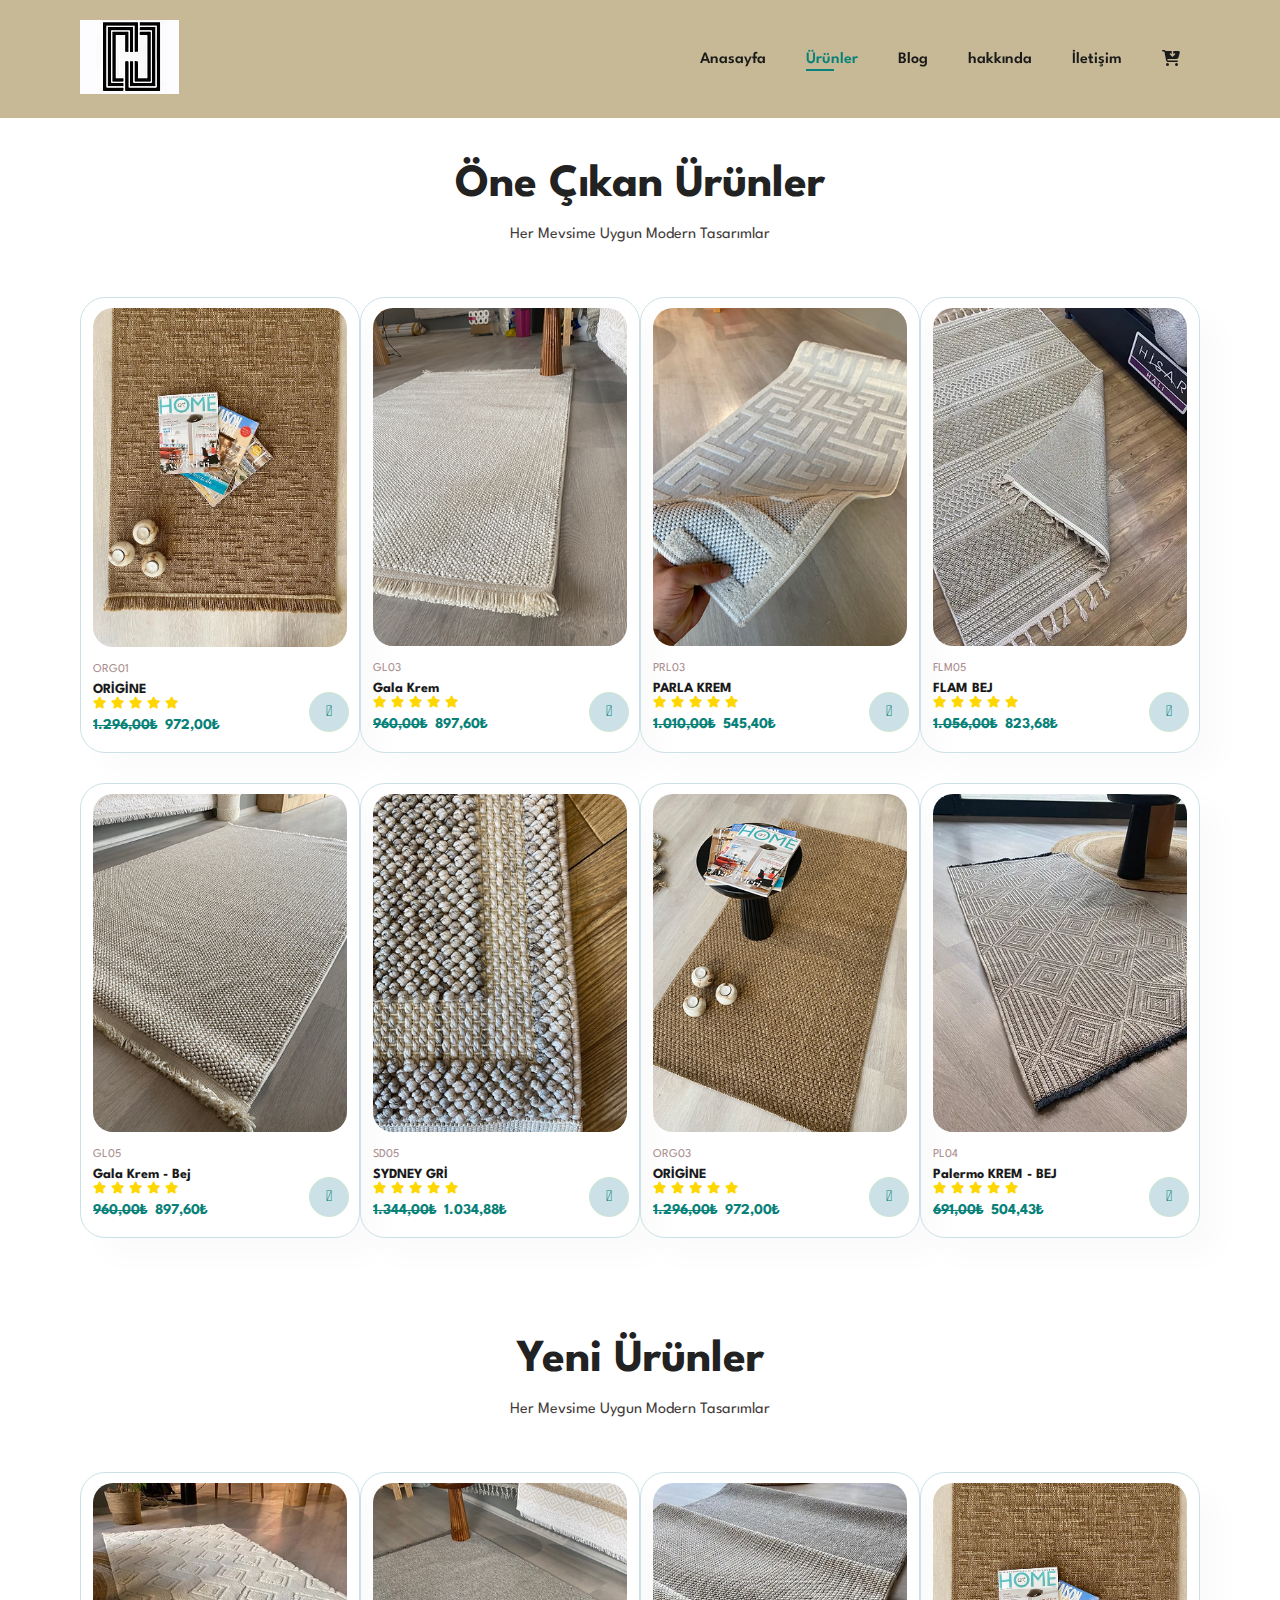
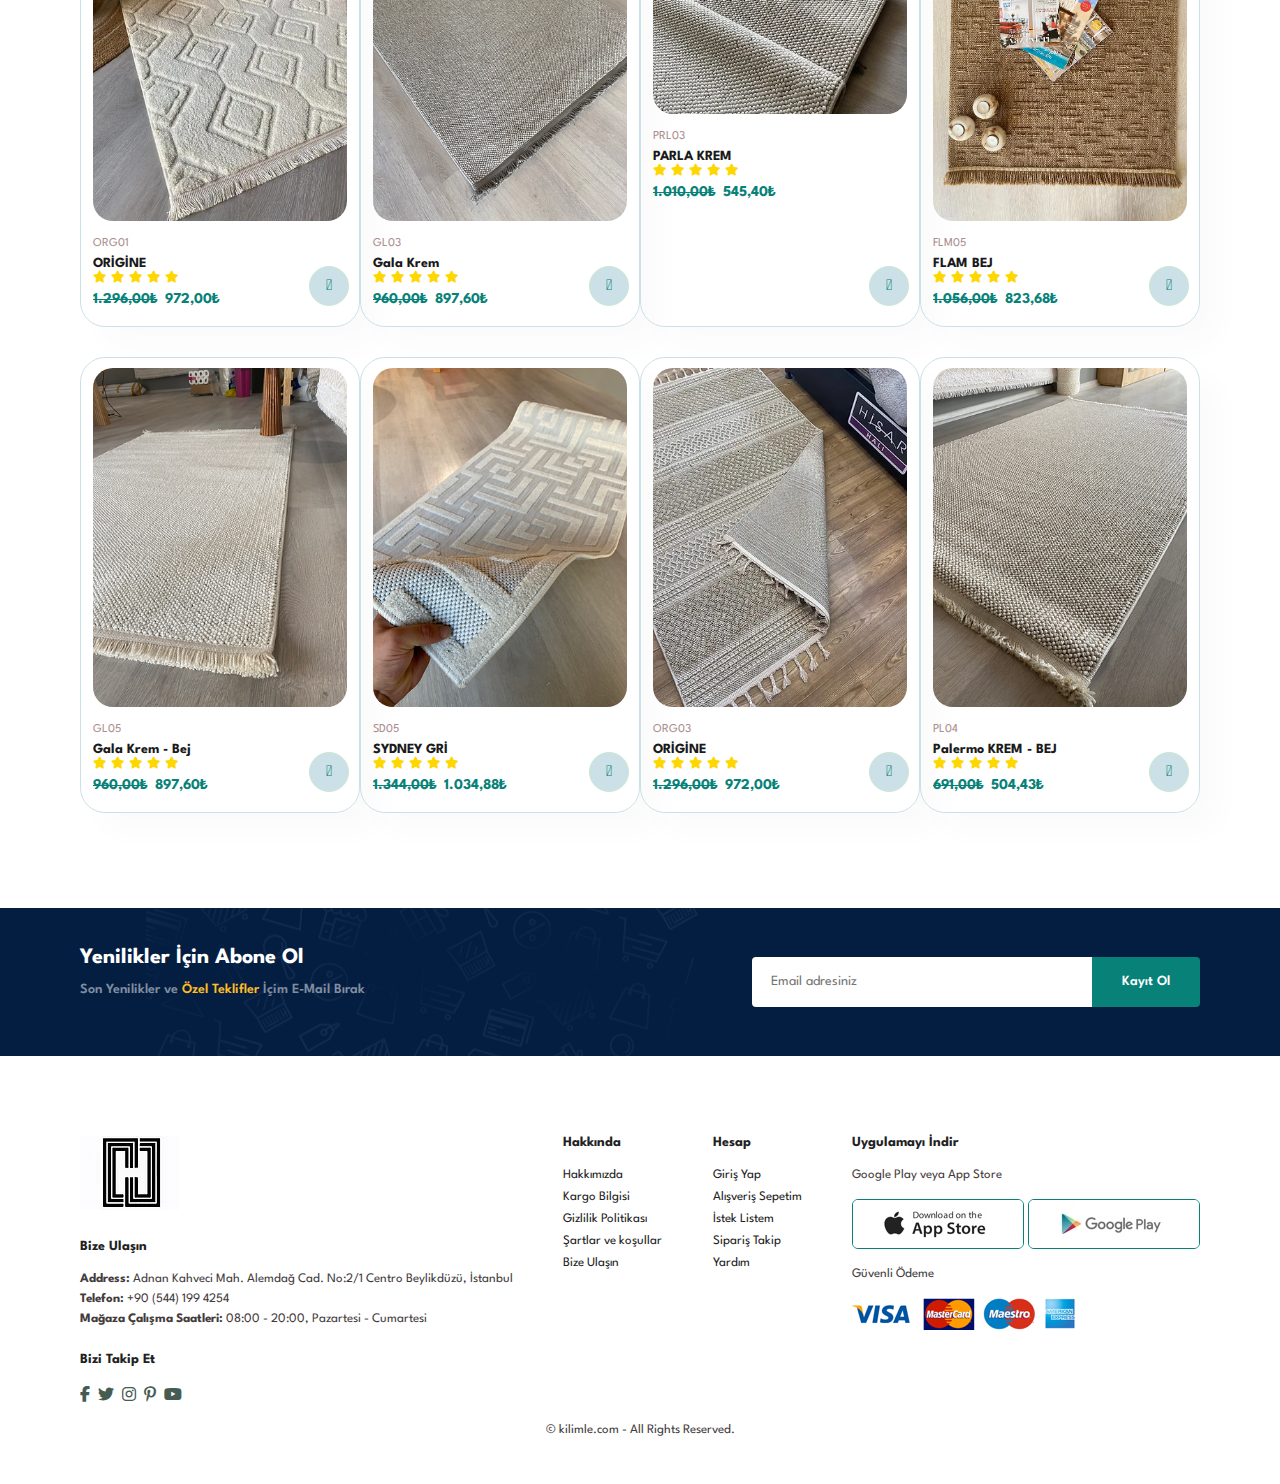
<file: shop.html>
<!DOCTYPE html>
<html lang="en">

    <head>
        <meta charset="UTF-8">
        <meta http-equiv="X-UA-Compatible" content="IE=edge">
        <meta name="viewport" content="width=device-width, initial-scale=1.0">
        <title>Kilimle.com Website</title>
        <link rel="stylesheet" href="https://pro.fontawesome.com/releases/v5.10.0/css/all.css" />
        <link rel="stylesheet" href="https://cdnjs.cloudflare.com/ajax/libs/font-awesome/6.5.1/css/all.min.css"/>
        <link rel="stylesheet" href="style.css">
    </head>

    <body>

        <section id="header">
            <a href="#"><img src="img/logo.png" class="logo" alt=""></a>
            
            <div>
                <ul id="navbar">
                    <li><a href="index.html">Anasayfa</a></li>
                    <li><a class="active" href="shop.html">Ürünler</a></li>
                    <li><a href="blog.html">Blog</a></li>
                    <li><a href="about.html">hakkında</a></li>
                    <li><a href="contact.html">İletişim</a></li>
                    <li id="lg-bag"><a href="cart.html"><i class="fa fa-cart-arrow-down" aria-hidden="true"></i></a></li>
                    <a href="#" id="close"><i class="far fa-times"></i></a>

                </ul>
            </div>
            <div id="mobile">
                <a href="cart.html"><i class="fa fa-cart-arrow-down" aria-hidden="true"></i></a>
                <i id="bar" class="fas fa-outdent"></i>
            </div>
        </section>



        <section id="product1" class="section-p1">
            <h2>Öne Çıkan Ürünler</h2>
            <p>Her Mevsime Uygun Modern Tasarımlar</p>
            <div class="pro-container">
                <div class="pro">
                    <img src="img/products/f1.jpg" alt="">
                    <div class="des">
                        <span>ORG01</span>
                        <h5>ORİGİNE</h5>
                        <div class="star">
                            <i class="fas fa-star"></i>
                            <i class="fas fa-star"></i>
                            <i class="fas fa-star"></i>
                            <i class="fas fa-star"></i>
                            <i class="fas fa-star"></i>
                        </div>
                        <h4><del>1.296,00₺</del>&nbsp 972,00₺</h4>
                    </div>
                    <a href="#"><i class="fal fa-shopping-cart cart"></i></a>
                </div>
                <div class="pro">
                    <img src="img/products/f2.jpg" alt="">
                    <div class="des">
                        <span>GL03</span>
                        <h5>Gala Krem</h5>
                        <div class="star">
                            <i class="fas fa-star"></i>
                            <i class="fas fa-star"></i>
                            <i class="fas fa-star"></i>
                            <i class="fas fa-star"></i>
                            <i class="fas fa-star"></i>
                        </div>
                        <h4><del>960,00₺</del>&nbsp 897,60₺</h4>
                    </div>
                    <a href="#"><i class="fal fa-shopping-cart cart"></i></a>
                </div>
                <div class="pro">
                    <img src="img/products/f3.jpg" alt="">
                    <div class="des">
                        <span>PRL03</span>
                        <h5>PARLA KREM</h5>
                        <div class="star">
                            <i class="fas fa-star"></i>
                            <i class="fas fa-star"></i>
                            <i class="fas fa-star"></i>
                            <i class="fas fa-star"></i>
                            <i class="fas fa-star"></i>
                        </div>
                        <h4><del>1.010,00₺</del>&nbsp 545,40₺</h4>
                    </div>
                    <a href="#"><i class="fal fa-shopping-cart cart"></i></a>
                </div>
                <div class="pro">
                    <img src="img/products/f4.jpg" alt="">
                    <div class="des">
                        <span>FLM05</span>
                        <h5>FLAM BEJ</h5>
                        <div class="star">
                            <i class="fas fa-star"></i>
                            <i class="fas fa-star"></i>
                            <i class="fas fa-star"></i>
                            <i class="fas fa-star"></i>
                            <i class="fas fa-star"></i>
                        </div>
                        <h4><del>1.056,00₺</del>&nbsp 823,68₺</h4>
                    </div>
                    <a href="#"><i class="fal fa-shopping-cart cart"></i></a>
                </div>
                <div class="pro">
                    <img src="img/products/f5.jpg" alt="">
                    <div class="des">
                        <span>GL05</span>
                        <h5>Gala Krem - Bej</h5>
                        <div class="star">
                            <i class="fas fa-star"></i>
                            <i class="fas fa-star"></i>
                            <i class="fas fa-star"></i>
                            <i class="fas fa-star"></i>
                            <i class="fas fa-star"></i>
                        </div>
                        <h4><del>960,00₺</del>&nbsp 897,60₺</h4>
                    </div>
                    <a href="#"><i class="fal fa-shopping-cart cart"></i></a>
                </div>
                <div class="pro">
                    <img src="img/products/f6.jpg" alt="">
                    <div class="des">
                        <span>SD05</span>
                        <h5>SYDNEY GRİ</h5>
                        <div class="star">
                            <i class="fas fa-star"></i>
                            <i class="fas fa-star"></i>
                            <i class="fas fa-star"></i>
                            <i class="fas fa-star"></i>
                            <i class="fas fa-star"></i>
                        </div>
                        <h4><del>1.344,00₺</del>&nbsp 1.034,88₺</h4>
                    </div>
                    <a href="#"><i class="fal fa-shopping-cart cart"></i></a>
                </div>
                <div class="pro">
                    <img src="img/products/f7.jpg" alt="">
                    <div class="des">
                        <span>ORG03</span>
                        <h5>ORİGİNE</h5>
                        <div class="star">
                            <i class="fas fa-star"></i>
                            <i class="fas fa-star"></i>
                            <i class="fas fa-star"></i>
                            <i class="fas fa-star"></i>
                            <i class="fas fa-star"></i>
                        </div>
                        <h4><del>1.296,00₺</del>&nbsp 972,00₺</h4>
                    </div>
                    <a href="#"><i class="fal fa-shopping-cart cart"></i></a>
                </div>
                <div class="pro">
                    <img src="img/products/f8.jpg" alt="">
                    <div class="des">
                        <span>PL04</span>
                        <h5>Palermo KREM - BEJ</h5>
                        <div class="star">
                            <i class="fas fa-star"></i>
                            <i class="fas fa-star"></i>
                            <i class="fas fa-star"></i>
                            <i class="fas fa-star"></i>
                            <i class="fas fa-star"></i>
                        </div>
                        <h4><del>691,00₺</del>&nbsp 504,43₺</h4>
                    </div>
                    <a href="#"><i class="fal fa-shopping-cart cart"></i></a>
                </div>

            </div>
        </section>


        <section id="product1" class="section-p1">
            <h2>Yeni Ürünler</h2>
            <p>Her Mevsime Uygun Modern Tasarımlar</p>
            <div class="pro-container">
                <div class="pro">
                    <img src="img/products/n1.jpg" alt="">
                    <div class="des">
                        <span>ORG01</span>
                        <h5>ORİGİNE</h5>
                        <div class="star">
                            <i class="fas fa-star"></i>
                            <i class="fas fa-star"></i>
                            <i class="fas fa-star"></i>
                            <i class="fas fa-star"></i>
                            <i class="fas fa-star"></i>
                        </div>
                        <h4><del>1.296,00₺</del>&nbsp 972,00₺</h4>
                    </div>
                    <a href="#"><i class="fal fa-shopping-cart cart"></i></a>
                </div>
                <div class="pro">
                    <img src="img/products/n2.jpg" alt="">
                    <div class="des">
                        <span>GL03</span>
                        <h5>Gala Krem</h5>
                        <div class="star">
                            <i class="fas fa-star"></i>
                            <i class="fas fa-star"></i>
                            <i class="fas fa-star"></i>
                            <i class="fas fa-star"></i>
                            <i class="fas fa-star"></i>
                        </div>
                        <h4><del>960,00₺</del>&nbsp 897,60₺</h4>
                    </div>
                    <a href="#"><i class="fal fa-shopping-cart cart"></i></a>
                </div>
                <div class="pro">
                    <img src="img/products/n3.jpg" alt="">
                    <div class="des">
                        <span>PRL03</span>
                        <h5>PARLA KREM</h5>
                        <div class="star">
                            <i class="fas fa-star"></i>
                            <i class="fas fa-star"></i>
                            <i class="fas fa-star"></i>
                            <i class="fas fa-star"></i>
                            <i class="fas fa-star"></i>
                        </div>
                        <h4><del>1.010,00₺</del>&nbsp 545,40₺</h4>
                    </div>
                    <a href="#"><i class="fal fa-shopping-cart cart"></i></a>
                </div>
                <div class="pro">
                    <img src="img/products/n4.jpg" alt="">
                    <div class="des">
                        <span>FLM05</span>
                        <h5>FLAM BEJ</h5>
                        <div class="star">
                            <i class="fas fa-star"></i>
                            <i class="fas fa-star"></i>
                            <i class="fas fa-star"></i>
                            <i class="fas fa-star"></i>
                            <i class="fas fa-star"></i>
                        </div>
                        <h4><del>1.056,00₺</del>&nbsp 823,68₺</h4>
                    </div>
                    <a href="#"><i class="fal fa-shopping-cart cart"></i></a>
                </div>
                <div class="pro">
                    <img src="img/products/n5.jpg" alt="">
                    <div class="des">
                        <span>GL05</span>
                        <h5>Gala Krem - Bej</h5>
                        <div class="star">
                            <i class="fas fa-star"></i>
                            <i class="fas fa-star"></i>
                            <i class="fas fa-star"></i>
                            <i class="fas fa-star"></i>
                            <i class="fas fa-star"></i>
                        </div>
                        <h4><del>960,00₺</del>&nbsp 897,60₺</h4>
                    </div>
                    <a href="#"><i class="fal fa-shopping-cart cart"></i></a>
                </div>
                <div class="pro">
                    <img src="img/products/n6.jpg" alt="">
                    <div class="des">
                        <span>SD05</span>
                        <h5>SYDNEY GRİ</h5>
                        <div class="star">
                            <i class="fas fa-star"></i>
                            <i class="fas fa-star"></i>
                            <i class="fas fa-star"></i>
                            <i class="fas fa-star"></i>
                            <i class="fas fa-star"></i>
                        </div>
                        <h4><del>1.344,00₺</del>&nbsp 1.034,88₺</h4>
                    </div>
                    <a href="#"><i class="fal fa-shopping-cart cart"></i></a>
                </div>
                <div class="pro">
                    <img src="img/products/n7.jpg" alt="">
                    <div class="des">
                        <span>ORG03</span>
                        <h5>ORİGİNE</h5>
                        <div class="star">
                            <i class="fas fa-star"></i>
                            <i class="fas fa-star"></i>
                            <i class="fas fa-star"></i>
                            <i class="fas fa-star"></i>
                            <i class="fas fa-star"></i>
                        </div>
                        <h4><del>1.296,00₺</del>&nbsp 972,00₺</h4>
                    </div>
                    <a href="#"><i class="fal fa-shopping-cart cart"></i></a>
                </div>
                <div class="pro">
                    <img src="img/products/n8.jpg" alt="">
                    <div class="des">
                        <span>PL04</span>
                        <h5>Palermo KREM - BEJ</h5>
                        <div class="star">
                            <i class="fas fa-star"></i>
                            <i class="fas fa-star"></i>
                            <i class="fas fa-star"></i>
                            <i class="fas fa-star"></i>
                            <i class="fas fa-star"></i>
                        </div>
                        <h4><del>691,00₺</del>&nbsp 504,43₺</h4>
                    </div>
                    <a href="#"><i class="fal fa-shopping-cart cart"></i></a>
                </div>

            </div>
        </section>


        <section id="newsletter" class="section-p1 section-m1">
            <div class="newstext">
                <h4>Yenilikler İçin Abone Ol</h4>
                <p>Son Yenilikler ve <span>Özel Teklifler</span> İçim E-Mail Bırak</p>
            </div>
            <div class="form">
                <input type="text" placeholder="Email adresiniz">
                <button class="normal">Kayıt Ol</button>
            </div>
        </section>

        <footer class="section-p1">
            <div class="col">
                <img class="logo" src="img/logo.png" alt="">
                <h4>Bize Ulaşın</h4>
                <p><strong>Address: </strong> Adnan Kahveci Mah. Alemdağ Cad. No:2/1 Centro Beylikdüzü, İstanbul</p>
                <p><strong>Telefon: </strong> +90 (544) 199 4254</p>
                <p><strong>Mağaza Çalışma Saatleri: </strong> 08:00 - 20:00, Pazartesi - Cumartesi</p>
                <div class="follow">
                    <h4>Bizi Takip Et</h4>
                    <div class="icon">
                        <i class="fab fa-facebook-f"></i>
                        <i class="fab fa-twitter"></i>
                        <i class="fab fa-instagram"></i>
                        <i class="fab fa-pinterest-p"></i>
                        <i class="fab fa-youtube"></i>
                    </div>                    
                </div>
            </div>
            <div class="col">
                <h4>Hakkında</h4>
                <a href="#">Hakkımızda</a>
                <a href="#">Kargo Bilgisi</a>
                <a href="#">Gizlilik Politikası</a>
                <a href="#">Şartlar ve koşullar</a>
                <a href="#">Bize Ulaşın</a>
            </div>
            <div class="col">
                <h4>Hesap</h4>
                <a href="#">Giriş Yap</a>
                <a href="#">Alışveriş Sepetim</a>
                <a href="#">İstek Listem</a>
                <a href="#">Sipariş Takip</a>
                <a href="#">Yardım</a>
            </div>
            <div class="col install">
                <h4>Uygulamayı İndir</h4>
                <p>Google Play veya App Store</p>
                <div class="row">
                    <img src="img/pay/app.jpg" alt="">
                    <img src="img/pay/play.jpg" alt="">
                </div>
                <p>Güvenli Ödeme</p>
                <img src="img/pay/pay.png" alt="">
            </div>

            <div class="copyright">
                <p>© kilimle.com - All Rights Reserved.</p>
            </div>
        </footer>

        <script src="script.js"></script>
    </body>

</html>
</file>
<file: style.css>
@import url("https://fonts.googleapis.com/css2?family=Spartan:wght@100;200;300;400;500;600;700;800;900&display=swap");
* {
  margin: 0;
  padding: 0;
  box-sizing: border-box;
  font-family: "Spartan", sans-serif;
}

html {
  scroll-behavior: smooth;
}

/* Global Styles */

h1 {
  font-size: 50px;
  line-height: 64px;
  color: #222;
}

h2 {
  font-size: 46px;
  line-height: 54px;
  color: #222;
}

h4 {
  font-size: 20px;
  color: #222;
}

h6 {
  font-weight: 700;
  font-size: 12px;
}

p {
  font-size: 16px;
  color: #443c3c;
  margin: 15px 0 20px 0;
}

.section-p1 {
  padding: 40px 80px;
}

.section-m1 {
  margin: 40px 0;
}

button.normal{
  font-size: 14px;
  font-weight: 600;
  padding: 15px 30px;
  color: #000;
  background-color: #fff;
  border-radius: 4px;
  cursor: pointer;
  border: none;
  outline: none;
  transition: 0.2s;
}

button.white{
  font-size: 13px;
  font-weight: 600;
  padding: 11px 18px;
  color: #fff;
  background-color: transparent;
  cursor: pointer;
  border: 1px solid #fff;
  outline: none;
  transition: 0.2s;
}

body {
  width: 100%;
}

#header{
  display: flex;
  align-items: center;
  justify-content: space-between;
  padding: 20px 80px;
  background: #c7b995;
  box-shadow: 0 5px 15px rgba(0, 0, 0, 0);
  z-index: 999;
  position: sticky;
  top: 0;
  left: 0;
}

#navbar{
  display: flex;
  align-items: center;
  justify-content: center;
}

#navbar li{
  list-style: none;
  padding: 0 20px;
  position: relative;
}

#navbar li a{
  text-decoration: none;
  font-size: 15;
  font-weight: 600;
  color: #1a1a1a;
  transition: 0.3s ease;  
}

#navbar li a:hover,
#navbar li a.active{
  color: #088178;
}

#navbar li a.active::after,
#navbar li a:hover::after{
  content: "";
  width: 30%;
  height: 2px;
  background: #088178;
  position: absolute;
  bottom: -4px;
  left: 20px;
}

#mobile{
  display: none;
  align-items: center;
}
#close{
  display: none;
}
/* Anasayfa */
#hero{
  background-image: url("img/hero4.png");
  height: 90vh;
  width: 100%;
  background-size: cover;
  background-position: top 25% right 0;
  padding: 0 80px;
  display: flex;
  flex-direction: column;
  align-items: flex-start;
  justify-content: center;
}

#hero h4{
  padding-bottom: 15px;
}

#hero h1{
  color: #088178;
}

#hero button{
  background-image: url("img/button.png");
  background-color: transparent;
  color: #088178;
  border: 0;
  padding: 15px 20px 20px 40px;
  background-repeat: no-repeat;
  cursor: pointer;
  font-weight: 700;
  font-size: 15px;
}
#feature{
  display: flex;
  align-items: center;
  justify-content: space-between;
  flex-wrap: wrap;
}

#feature .fe-box{
  width: 180px;
  text-align: center;
  padding: 25px 15px;
  box-shadow: 20px 20px 34px rgba(0, 0, 0, 0.03);
  border: 1px solid #cce7d0;
  border-radius: 4px;
  margin: 15px 0;
}

#feature .fe-box:hover{
  box-shadow: 10px 10px 54px rgba(70, 62, 221, 0.1);
}
#feature .fe-box img{
  width: 100%;
  margin-bottom: 10px;
}

#feature .fe-box h6{
  display: inline-block;
  padding: 9px 8px 6px 8px;
  line-height: 1;
  border-radius: 4px;
  color: #088178;
  background-color: rgb(255, 222, 244);
}

#feature .fe-box:nth-child(2) h6{
  background-color: #cce7d0;
}

#feature .fe-box:nth-child(3) h6{
  background-color: #cce1e7;
}

#feature .fe-box:nth-child(4) h6{
  background-color: #e7e3cc;
}

#feature .fe-box:nth-child(5) h6{
  background-color: #cce7e3;
}

#feature .fe-box:nth-child(6) h6{
  background-color: #dacce7;
}


#product1{
  text-align: center;
}

#product1 .pro-container{
  display: flex;
  justify-content: space-between;
  padding-top: 20px;
  flex-wrap: wrap;
}

#product1 .pro{
  width: 25%;
  min-width: 250px;
  padding: 10px 12px;
  border: 1px solid #cce1e7;
  border-radius: 25px;
  cursor: pointer;
  box-shadow: 20px 20px 30px rgba(0, 0, 0, 0.02);
  margin: 15px 0;
  transition: 0.2s ease;
  position: relative;
}

#product1 .pro:hover{
  box-shadow: 20px 20px 30px rgba(0, 0, 0, 0.06);
}

#product1 .pro img{
  width: 100%;
  border-radius: 20px;
}

#product1 .pro .des{
  text-align: start;
  padding: 10px 0;
}

#product1 .pro .des span{
  color: #a98e8e;
  font-size: 12px;
}

#product1 .pro .des h5{
  padding-top: 7px;
  color: #1a1a1a;
  font-size: 14px;
}

#product1 .pro .des i{
  font-size: 12px;
  color: gold;
}

#product1 .pro .des h4{
  padding-top: 7px;
  font-size: 15px;
  font-weight: 700;
  color: #088178;
}

#product1 .pro .cart{
  width: 40px;
  height: 40px;
  line-height: 40px;
  border-radius: 50px;
  background-color: #cce1e7;
  font-weight: 500;
  color: #088178;
  border: 1px solid #cce7d0;
  position: absolute;
  bottom: 20px;
  right: 10px;
}




#banner{
  display: flex;
  flex-direction: column;
  justify-content: center;
  align-items: center;
  text-align: center;
  background-image: url("img/banner/b2.jpg");
  width: 100%;
  height: 40vh;
  background-size: cover;
  background-position: center;
}


#banner h4{
  color: #8d6501;
  size: 16px;
}

#banner h2{
  color: #5c4200;
  size: 16px;
  padding: 10px 0;
}

#banner h2 span{
  color: #088178;
}

#banner button:hover{
  background-color: #088178;
  color: #fff;
}

#sm-banner{
  display: flex;
  justify-content: space-between;
  flex-wrap: wrap;
}

#sm-banner .banner-box{
  display: flex;
  flex-direction: column;
  justify-content: center;
  align-items: flex-start;
  background-image: url("img/banner/b17.jpg");
  min-width: 580px;
  height: 50vh;
  background-size: cover;
  background-position: center;
  padding: 30px;
}

#sm-banner .banner-box2{
  background-image: url("img/banner/b10.jpg");
}

#sm-banner h4{
  color: #fff;
  font-size: 20px;
  font-weight: 300;
}

#sm-banner h2{
  color: #fff;
  font-size: 28px;
  font-weight: 800;
}

#sm-banner span{
  color: #fff;
  font-size: 14px;
  font-weight: 500;
  padding-bottom: 50px;
}

#sm-banner .banner-box:hover button{
  background-color: #088178;
  border: 1px solid #088178;
}

#banner3{
  display: flex;
  justify-content: space-between;
  flex-wrap: wrap;
  padding: 0 80px;
}

#banner3 .banner-box{
  display: flex;
  flex-direction: column;
  justify-content: center;
  align-items: flex-start;
  background-image: url("img/banner/b7.jpg");
  min-width: 30%;
  height: 30vh;
  background-size: cover;
  background-position: center;
  padding: 20px;
}

#banner3 .banner-box2{
  background-image: url("img/banner/b4.jpg");
}

#banner3 .banner-box3{
  background-image: url("img/banner/b18.jpg");
}

#banner3 h2{
  color: #fff;
  font-weight: 900;
  font-size: 22px;
}

#banner3 h3{
  color: #e65252;
  font-weight: 800;
  font-size: 15px;
}

#newsletter{
  display: flex;
  justify-content: space-between;
  flex-wrap: wrap;
  align-items: center;
  background-image: url("img/banner/b14.png");
  background-repeat: no-repeat;
  background-position: 20% 30%;
  background-color: #041e42;
}

#newsletter h4{
  font-size: 22px;
  font-weight: 700;
  color: #fff;
}

#newsletter p{
  font-size: 14px;
  font-weight: 600;
  color: #818ea0;
}

#newsletter p span{
  color: #ffbd27;
}

#newsletter .form{
  display: flex;
  width: 40%;
}

#newsletter input{
  height: 3.125rem;
  padding: 0 1.25em;
  font-size: 14px;
  width: 100%;
  border: 1px solid transparent;
  border-radius: 4px;
  outline: none;
  border-top-right-radius: 0;
  border-bottom-right-radius: 0;
}

#newsletter button{
  background-color: #088178;
  color: #fff;
  white-space: nowrap;
  border-top-left-radius: 0;
  border-bottom-left-radius: 0;
}

footer{
  display: flex;
  flex-wrap: wrap;
  justify-content: space-between;
}

footer .col{
  display: flex;
  flex-direction: column;
  align-items: flex-start;
  margin-bottom: 20px;
}

footer .logo{
  margin-bottom: 30px;
}

footer h4{
  font-size: 14px;
  padding-bottom: 20px;
}

footer p{
  font-size: 13px;
  margin: 0 0 8px 0;
}

footer a{
  font-size: 13px;
  text-decoration: none;
  color: #222;
  margin-bottom: 10px;
}

footer .follow {
  margin-top: 20px;
}

footer .follow i{
  color: #465b52;
  padding-right: 4px;
  cursor: pointer;
}

footer .install .row img{
  border: 1px solid #088178;
  border-radius: 6px;
}

footer .install img{
  margin: 10px 0 15px 0;
}

footer .follow i:hover,
footer a:hover{
  color: #088178;
}


footer .copyright{
  width: 100%;
  text-align: center;
}



























@media (max-width:799px) {
  .section-p1 {
    padding: 40px 40px;
  }
  #navbar {
    display: flex;
    flex-direction: column;
    align-items: flex-start;
    justify-content: flex-start;
    position: fixed;
    top: 0;
    right: -300px;
    height: 100vh;
    width: 300px;
    background-color: #c7b995;
    box-shadow: 0 40px 60px rgba(0, 0, 0, 0.1);
    padding: 80px 0 0 10px;
    transition: 0.2s;
  }
  #navbar.active{
    right: 0px;  
  }
  #navbar li{
    margin-bottom: 25px;
  }
  #mobile{
    display: flex;
    align-items: center;
  }
  #mobile i{
    color: #1a1a1a;
    font-size: 24px;
    padding-left: 20px;
  }
  #close{
    display: initial;
    position: absolute;
    top: 30px;
    left: 30px;
    color: #222;
    font-size: 24px;
  }
  #lg-bag{
    display: none;
  }
  #hero 
  {
    height: 70vh;
    padding: 0 80px;
    background-position: top 30% right 30%;
  }
  #feature {
    justify-content: center;
  }
  #feature .fe-box {
    margin: 15px 15px;
  }
  #product1 .pro-container {
    justify-content: center;
  }
  #product1 .pro {
    margin: 15px;
  }
  #banner {
    height: 20vh;
  }
  #sm-banner .banner-box {
    min-width: 100%;
    height: 30vh;
  }
  #banner3 {
    padding: 0 40px;
  }
  #banner3 .banner-box {
    width: 28%;
  }
  #newsletter .form {
    width: 80%;
  }
}

@media (max-width: 477px) {
  #header {
    padding: 10px 30px;
  }
  h1 {
    font-size: 38px;
  }
  h2{
    font-size: 32px;
  }
  #hero 
  {
    padding: 0 20px;
    background-position: 55%;
  }
  #feature .fe-box{
    width: 155px;
    margin: 0 0 15px 0;
  }
  #product1 .pro {
    width: 100%;
  }
  #banner {
    height: 40vh;
  }
  #sm-banner .banner-box {
    height: 40vh;
  }
  #sm-banner .banner-box2 {
    margin-top: 20px;
  }
  #banner3 {
    padding: 0 20px;
  }
  #banner3 .banner-box {
    width: 100%;
  }
 
  #newsletter{
    padding: 40ox 20px;
  } 
  #newsletter .form {
    width: 100%;
  }
  footer .copyright{
    text-align: start;
  }
}
</file>
